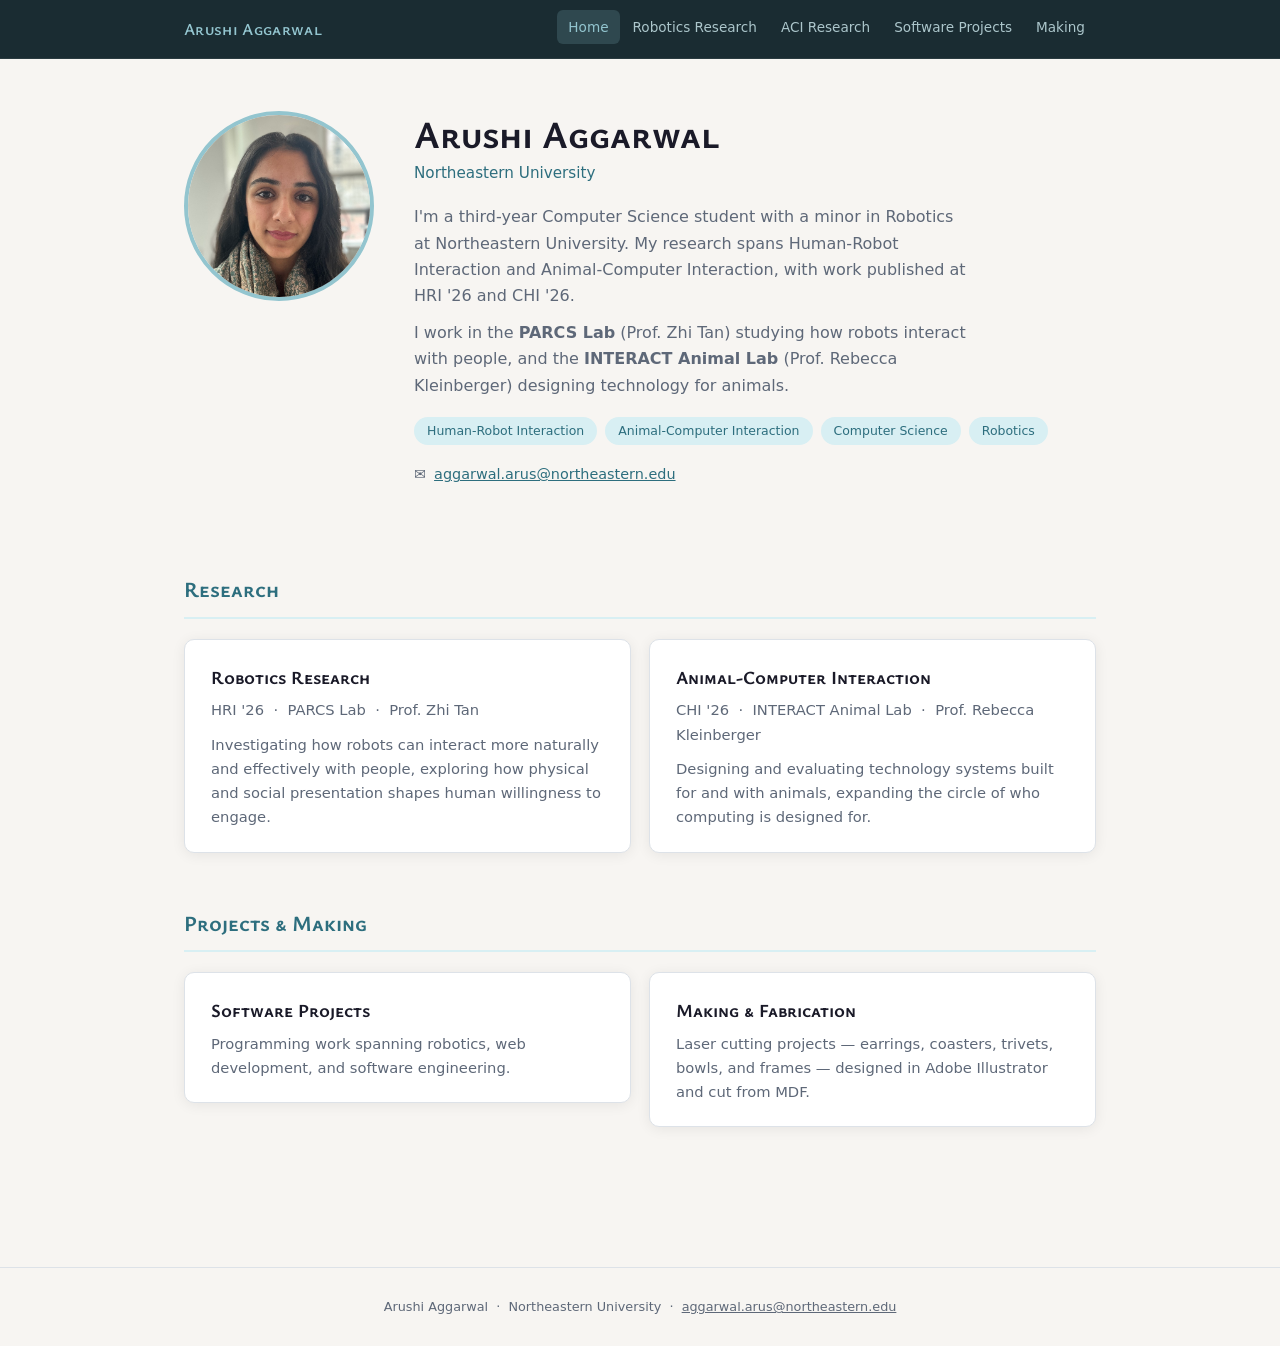
<file: index.html>
<!doctype html>
<html lang="en">
  <head>
    <meta charset="UTF-8" />
    <meta name="viewport" content="width=device-width, initial-scale=1.0" />
    <title>Arushi Aggarwal</title>
    <link rel="stylesheet" href="style.css" />
    <link rel="preconnect" href="https://fonts.googleapis.com" />
    <link rel="preconnect" href="https://fonts.gstatic.com" crossorigin />
    <link
      href="https://fonts.googleapis.com/css2?family=Ysabeau+SC:wght@400;500;600;700&display=swap"
      rel="stylesheet"
    />
  </head>
  <body>
    <nav class="navbar">
      <div class="nav-inner">
        <a href="index.html" class="nav-brand">Arushi Aggarwal</a>
        <ul class="nav-links">
          <li><a href="index.html" class="active">Home</a></li>
          <li><a href="robotics-research.html">Robotics Research</a></li>
          <li><a href="aci-research.html">ACI Research</a></li>
          <li><a href="projects.html">Software Projects</a></li>
          <li><a href="laser.html">Making</a></li>
        </ul>
      </div>
    </nav>

    <div class="hero">
      <img src="assets/Headshot.jpeg" alt="Arushi Aggarwal" class="hero-photo" />
      <div>
        <h1 class="hero-name">Arushi Aggarwal</h1>
        <p class="hero-role">Northeastern University</p>
        <p class="hero-bio">
          I'm a third-year Computer Science student with a minor in Robotics at
          Northeastern University. My research spans Human-Robot Interaction and
          Animal-Computer Interaction, with work published at HRI&nbsp;'26 and
          CHI&nbsp;'26.
        </p>
        <p class="hero-bio">
          I work in the <strong>PARCS Lab</strong> (Prof. Zhi Tan) studying how
          robots interact with people, and the
          <strong>INTERACT Animal Lab</strong> (Prof. Rebecca Kleinberger)
          designing technology for animals.
        </p>
        <div class="tags">
          <span class="tag">Human-Robot Interaction</span>
          <span class="tag">Animal-Computer Interaction</span>
          <span class="tag">Computer Science</span>
          <span class="tag">Robotics</span>
        </div>
        <div class="contact-row">
          <span>✉</span>
          <a href="mailto:aggarwal.arus@northeastern.edu"
            >aggarwal.arus@northeastern.edu</a
          >
        </div>
      </div>
    </div>

    <div class="container">
      <section class="section">
        <h2 class="section-title">Research</h2>
        <div class="grid-2">
          <a href="robotics-research.html" class="card-link">
            <div class="card">
              <h3>Robotics Research</h3>
              <p class="card-meta">
                HRI '26 &nbsp;·&nbsp; PARCS Lab &nbsp;·&nbsp; Prof. Zhi Tan
              </p>
              <p>
                Investigating how robots can interact more naturally and
                effectively with people, exploring how physical and social
                presentation shapes human willingness to engage.
              </p>
            </div>
          </a>
          <a href="aci-research.html" class="card-link">
            <div class="card">
              <h3>Animal-Computer Interaction</h3>
              <p class="card-meta">
                CHI '26 &nbsp;·&nbsp; INTERACT Animal Lab &nbsp;·&nbsp; Prof.
                Rebecca Kleinberger
              </p>
              <p>
                Designing and evaluating technology systems built for and with
                animals, expanding the circle of who computing is designed for.
              </p>
            </div>
          </a>
        </div>
      </section>

      <section class="section">
        <h2 class="section-title">Projects & Making</h2>
        <div class="grid-2">
          <a href="projects.html" class="card-link">
            <div class="card">
              <h3>Software Projects</h3>
              <p>
                Programming work spanning robotics, web development, and
                software engineering.
              </p>
            </div>
          </a>
          <a href="laser.html" class="card-link">
            <div class="card">
              <h3>Making & Fabrication</h3>
              <p>
                Laser cutting projects — earrings, coasters, trivets, bowls, and
                frames — designed in Adobe Illustrator and cut from MDF.
              </p>
            </div>
          </a>
        </div>
      </section>
    </div>

    <footer>
      Arushi Aggarwal &nbsp;·&nbsp; Northeastern University &nbsp;·&nbsp;
      <a href="mailto:aggarwal.arus@northeastern.edu"
        >aggarwal.arus@northeastern.edu</a
      >
    </footer>
  </body>
</html>
</file>
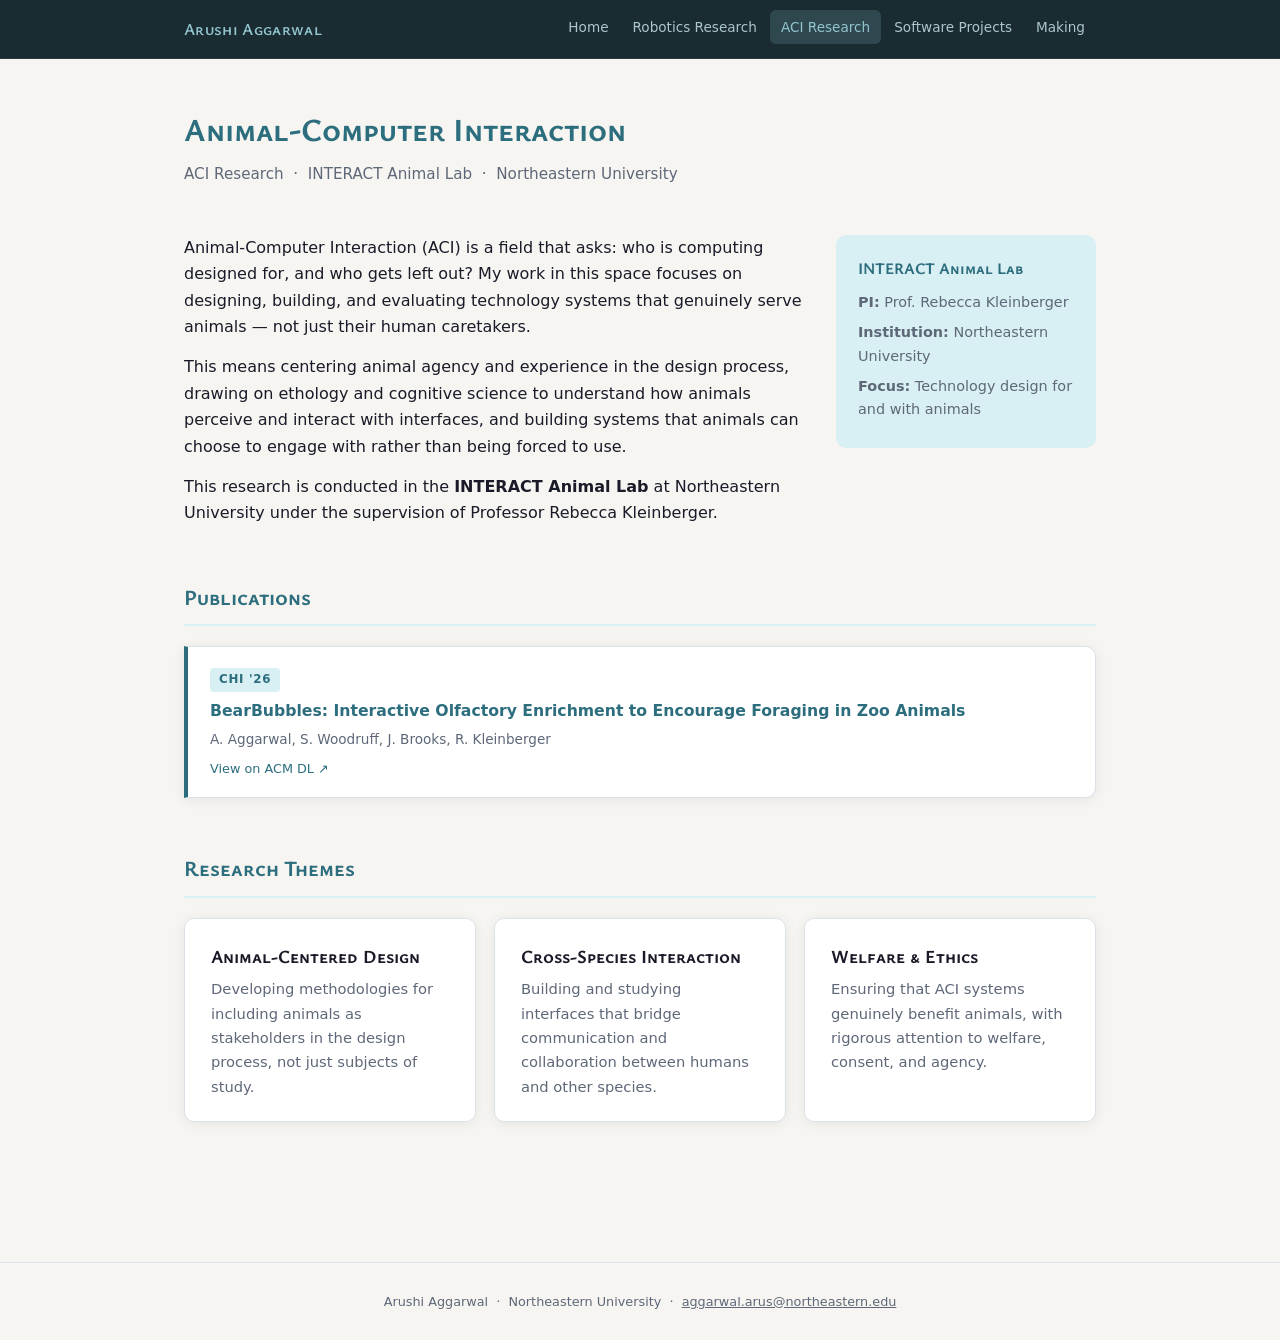
<file: aci-research.html>
<!doctype html>
<html lang="en">
  <head>
    <meta charset="UTF-8" />
    <meta name="viewport" content="width=device-width, initial-scale=1.0" />
    <title>ACI Research — Arushi Aggarwal</title>
    <link rel="stylesheet" href="style.css" />
    <link rel="preconnect" href="https://fonts.googleapis.com" />
    <link rel="preconnect" href="https://fonts.gstatic.com" crossorigin />
    <link
      href="https://fonts.googleapis.com/css2?family=Ysabeau+SC:wght@400;500;600;700&display=swap"
      rel="stylesheet"
    />
  </head>
  <body>
    <nav class="navbar">
      <div class="nav-inner">
        <a href="index.html" class="nav-brand">Arushi Aggarwal</a>
        <ul class="nav-links">
          <li><a href="index.html">Home</a></li>
          <li><a href="robotics-research.html">Robotics Research</a></li>
          <li><a href="aci-research.html" class="active">ACI Research</a></li>
          <li><a href="projects.html">Software Projects</a></li>
          <li><a href="laser.html">Making</a></li>
        </ul>
      </div>
    </nav>

    <div class="page-header">
      <h1>Animal-Computer Interaction</h1>
      <p class="page-sub">
        ACI Research &nbsp;·&nbsp; INTERACT Animal Lab &nbsp;·&nbsp;
        Northeastern University
      </p>
    </div>

    <div class="container">
      <section class="section">
        <div class="research-intro">
          <div>
            <p style="margin-bottom: 14px">
              Animal-Computer Interaction (ACI) is a field that asks: who is
              computing designed for, and who gets left out? My work in this
              space focuses on designing, building, and evaluating technology
              systems that genuinely serve animals — not just their human
              caretakers.
            </p>
            <p style="margin-bottom: 14px">
              This means centering animal agency and experience in the design
              process, drawing on ethology and cognitive science to understand
              how animals perceive and interact with interfaces, and building
              systems that animals can choose to engage with rather than being
              forced to use.
            </p>
            <p>
              This research is conducted in the
              <strong>INTERACT Animal Lab</strong> at Northeastern University
              under the supervision of Professor Rebecca Kleinberger.
            </p>
          </div>
          <div class="lab-card">
            <h4>INTERACT Animal Lab</h4>
            <p><strong>PI:</strong> Prof. Rebecca Kleinberger</p>
            <p><strong>Institution:</strong> Northeastern University</p>
            <p>
              <strong>Focus:</strong> Technology design for and with animals
            </p>
          </div>
        </div>
      </section>

      <section class="section">
        <h2 class="section-title">Publications</h2>
        <a
          href="https://doi.org/10.1145/3772318.3790842"
          target="_blank"
          rel="noopener"
          style="text-decoration: none"
        >
          <div class="pub-card">
            <span class="pub-venue">CHI '26</span>
            <p class="pub-title">
              BearBubbles: Interactive Olfactory Enrichment to Encourage
              Foraging in Zoo Animals
            </p>
            <p class="pub-authors">
              A. Aggarwal, S. Woodruff, J. Brooks, R. Kleinberger
            </p>
            <p
              style="font-size: 0.8rem; color: var(--primary); margin-top: 8px"
            >
              View on ACM DL ↗
            </p>
          </div>
        </a>
      </section>

      <section class="section">
        <h2 class="section-title">Research Themes</h2>
        <div class="grid-3">
          <div class="card">
            <h3>Animal-Centered Design</h3>
            <p>
              Developing methodologies for including animals as stakeholders in
              the design process, not just subjects of study.
            </p>
          </div>
          <div class="card">
            <h3>Cross-Species Interaction</h3>
            <p>
              Building and studying interfaces that bridge communication and
              collaboration between humans and other species.
            </p>
          </div>
          <div class="card">
            <h3>Welfare & Ethics</h3>
            <p>
              Ensuring that ACI systems genuinely benefit animals, with rigorous
              attention to welfare, consent, and agency.
            </p>
          </div>
        </div>
      </section>
    </div>

    <footer>
      Arushi Aggarwal &nbsp;·&nbsp; Northeastern University &nbsp;·&nbsp;
      <a href="mailto:aggarwal.arus@northeastern.edu"
        >aggarwal.arus@northeastern.edu</a
      >
    </footer>
  </body>
</html>
</file>
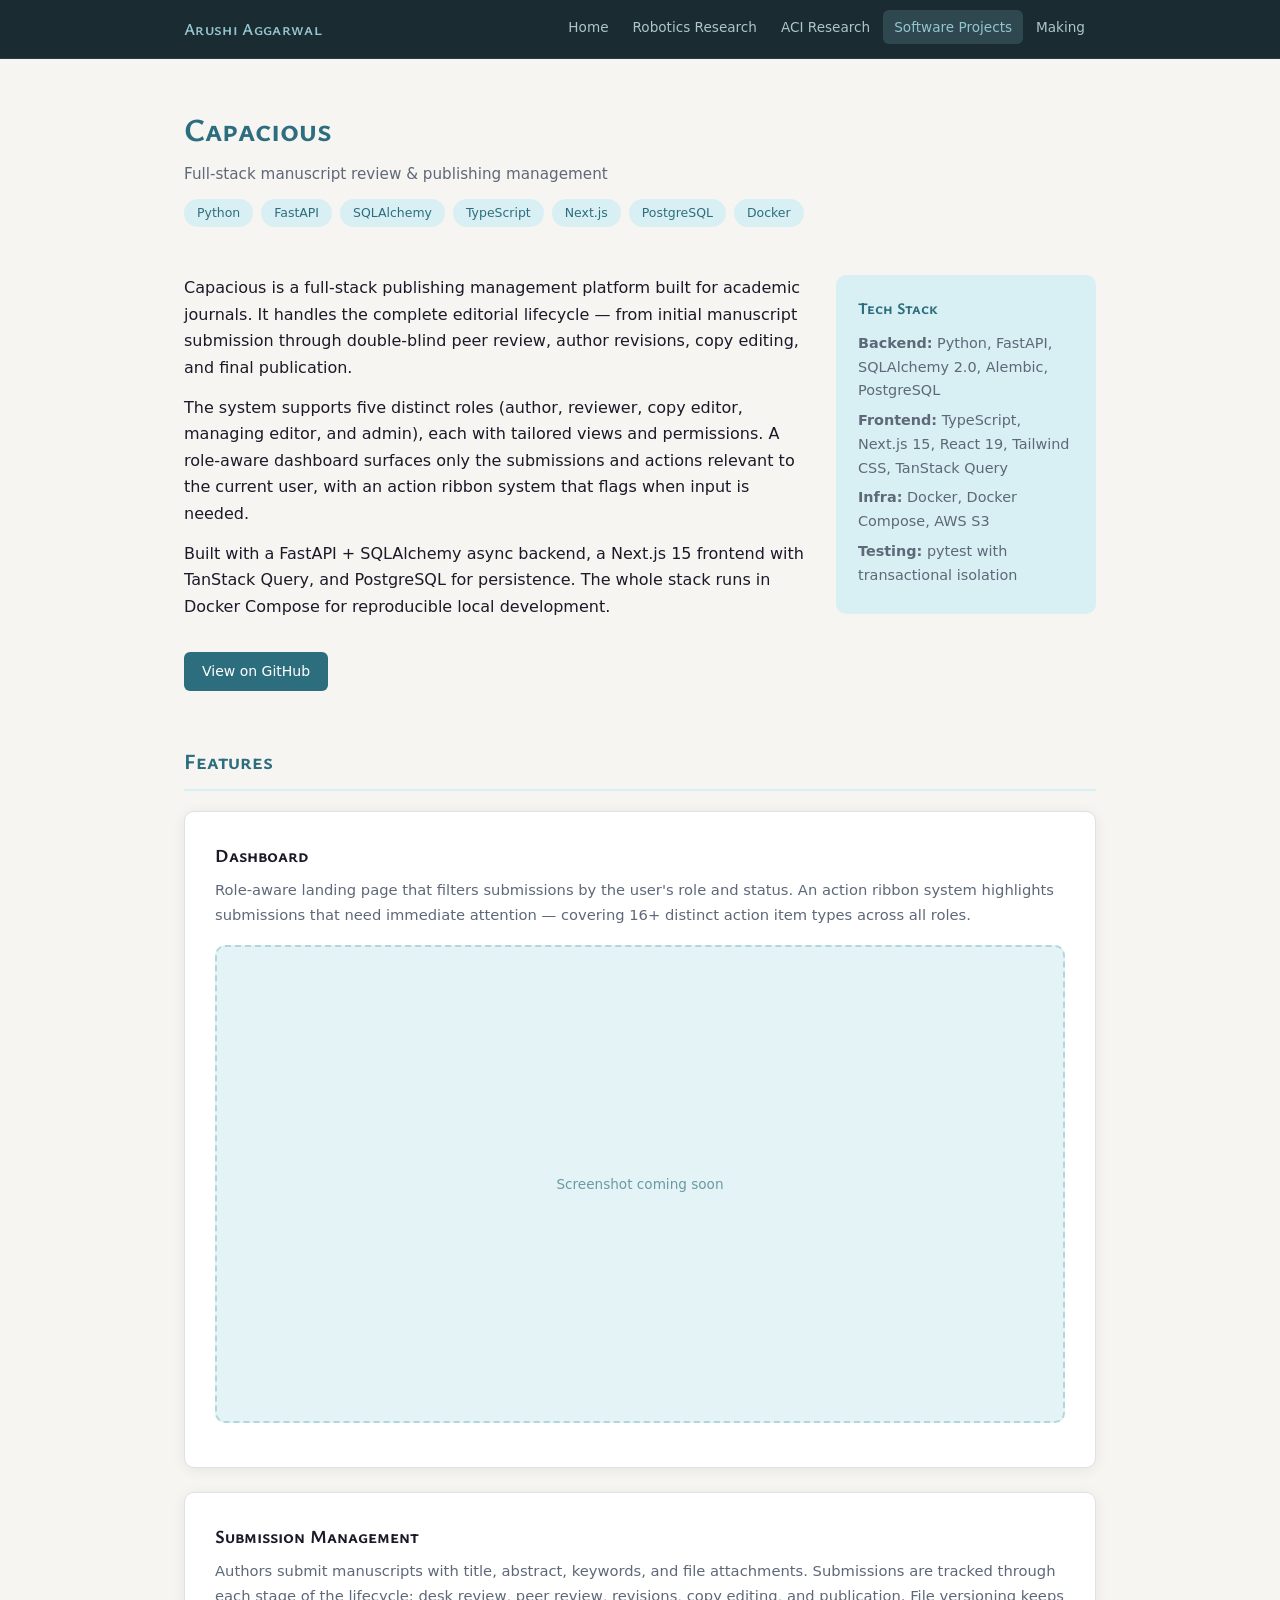
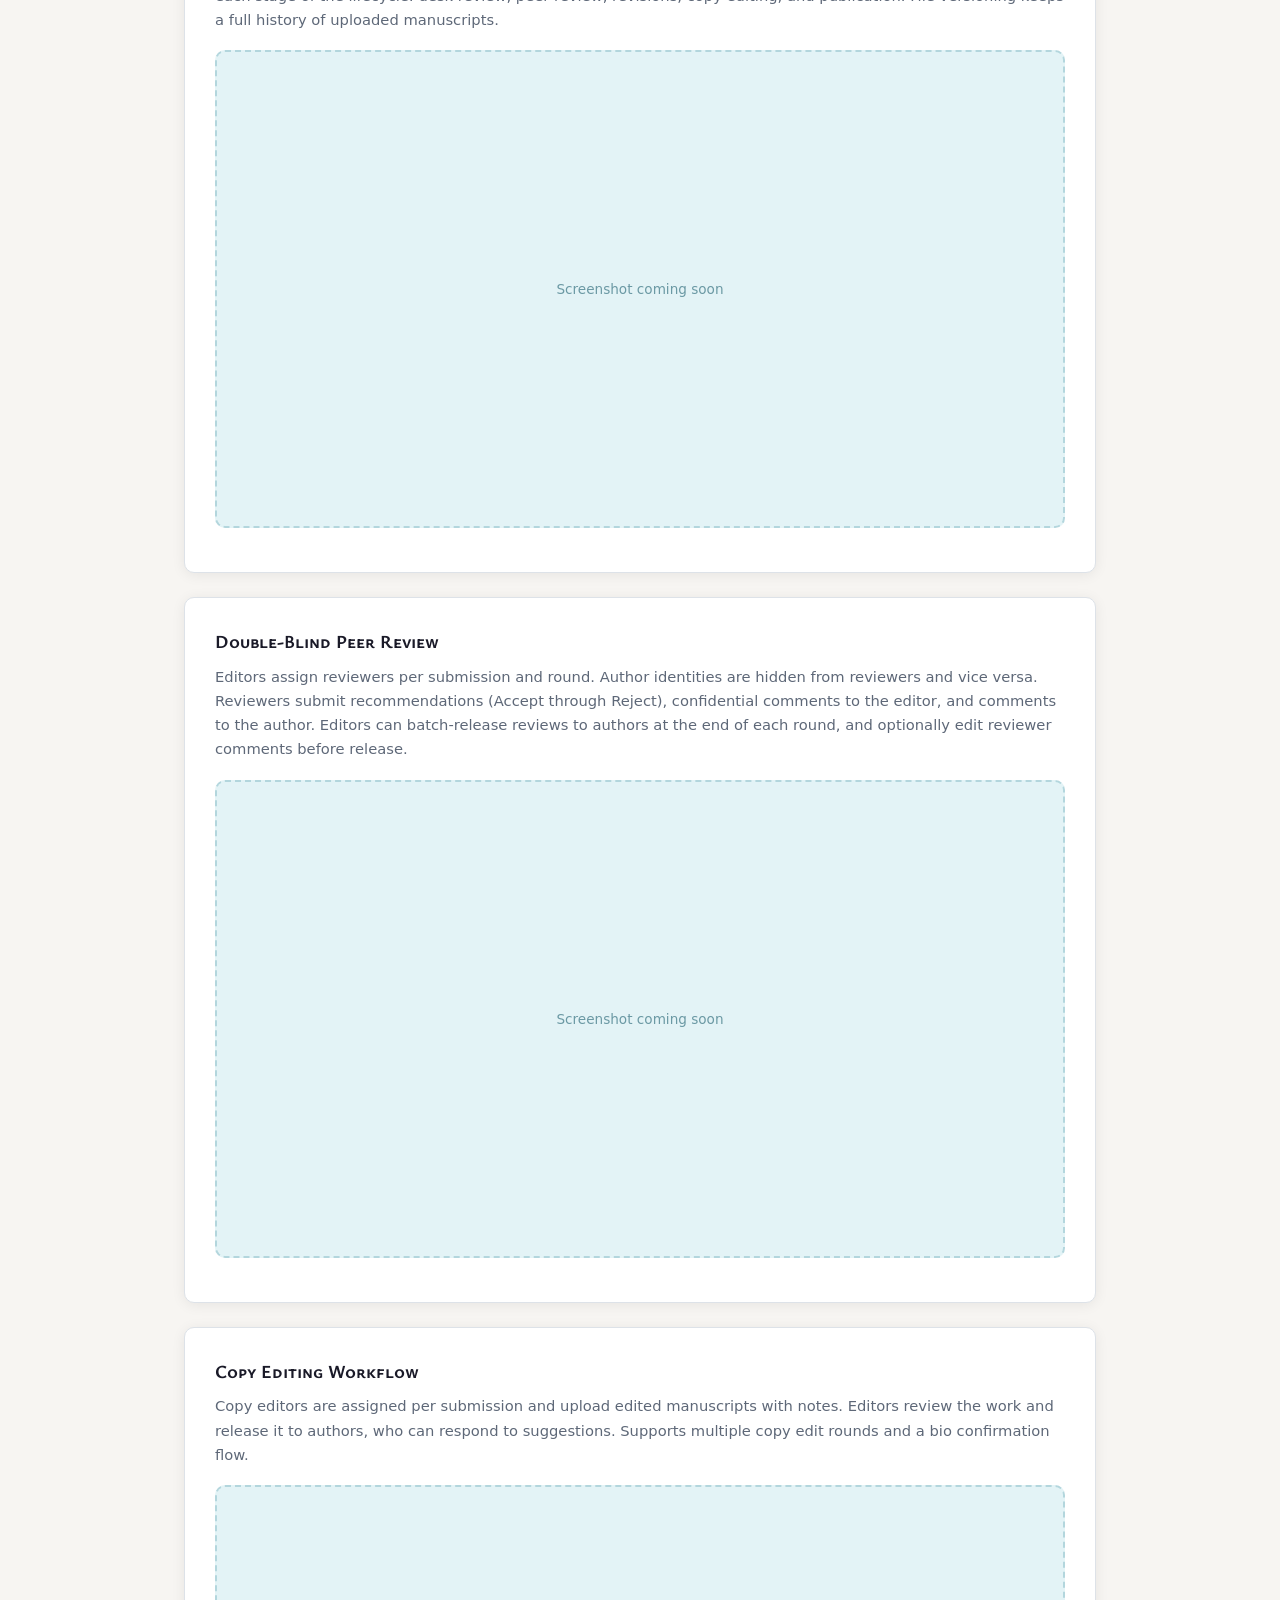
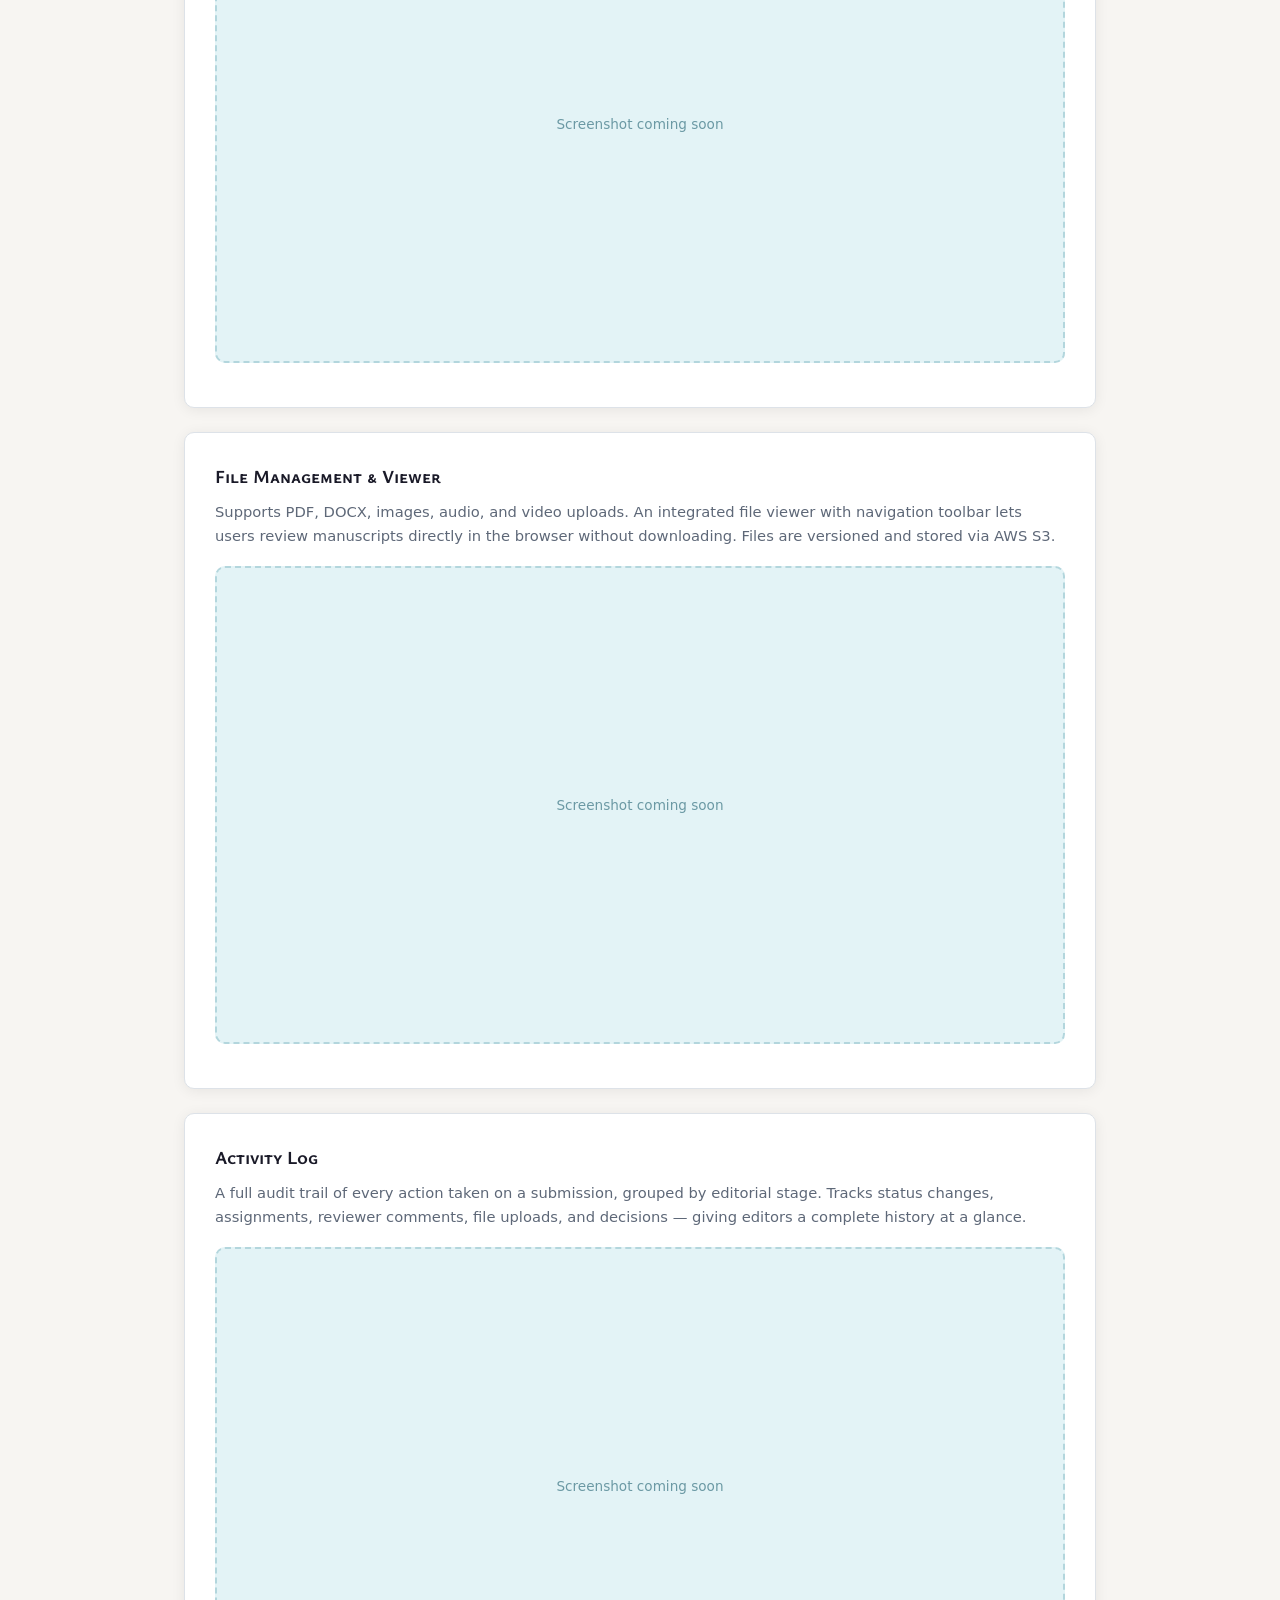
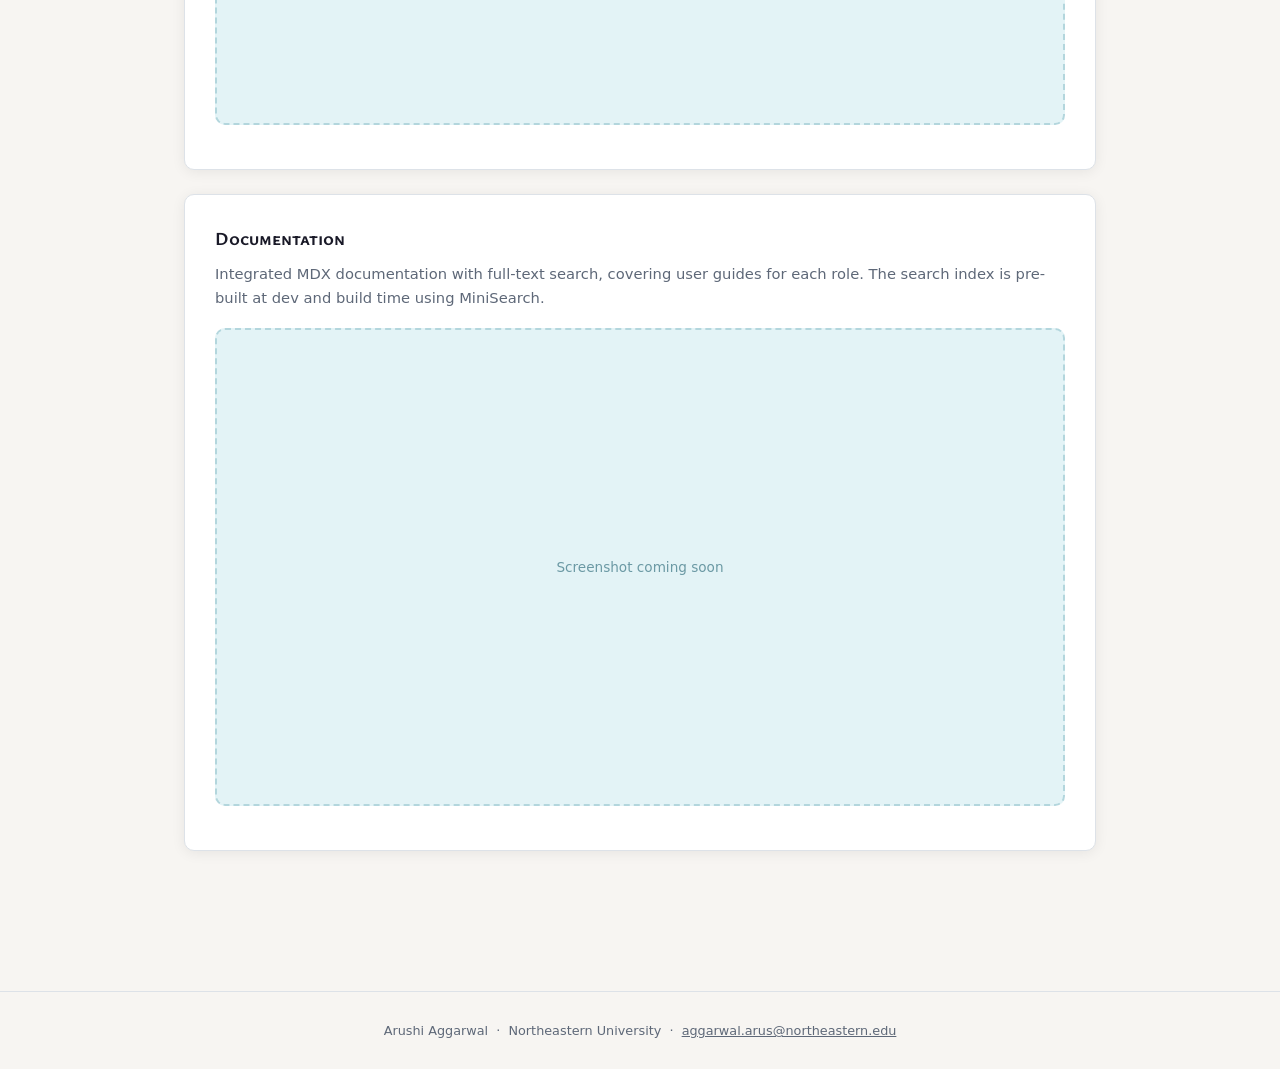
<file: capacious.html>
<!doctype html>
<html lang="en">
  <head>
    <meta charset="UTF-8" />
    <meta name="viewport" content="width=device-width, initial-scale=1.0" />
    <title>Capacious — Arushi Aggarwal</title>
    <link rel="stylesheet" href="style.css" />
    <link rel="preconnect" href="https://fonts.googleapis.com" />
    <link rel="preconnect" href="https://fonts.gstatic.com" crossorigin />
    <link
      href="https://fonts.googleapis.com/css2?family=Ysabeau+SC:wght@400;500;600;700&display=swap"
      rel="stylesheet"
    />
  </head>
  <body>
    <nav class="navbar">
      <div class="nav-inner">
        <a href="index.html" class="nav-brand">Arushi Aggarwal</a>
        <ul class="nav-links">
          <li><a href="index.html">Home</a></li>
          <li><a href="robotics-research.html">Robotics Research</a></li>
          <li><a href="aci-research.html">ACI Research</a></li>
          <li><a href="projects.html" class="active">Software Projects</a></li>
          <li><a href="laser.html">Making</a></li>
        </ul>
      </div>
    </nav>

    <div class="page-header">
      <h1>Capacious</h1>
      <p class="page-sub">Full-stack manuscript review &amp; publishing management</p>
      <div class="tags" style="margin-top: 12px">
        <span class="tag">Python</span>
        <span class="tag">FastAPI</span>
        <span class="tag">SQLAlchemy</span>
        <span class="tag">TypeScript</span>
        <span class="tag">Next.js</span>
        <span class="tag">PostgreSQL</span>
        <span class="tag">Docker</span>
      </div>
    </div>

    <div class="container">

      <section class="section">
        <div class="research-intro">
          <div>
            <p style="margin-bottom: 14px">
              Capacious is a full-stack publishing management platform built for
              academic journals. It handles the complete editorial lifecycle —
              from initial manuscript submission through double-blind peer
              review, author revisions, copy editing, and final publication.
            </p>
            <p style="margin-bottom: 14px">
              The system supports five distinct roles (author, reviewer, copy
              editor, managing editor, and admin), each with tailored views and
              permissions. A role-aware dashboard surfaces only the submissions
              and actions relevant to the current user, with an action ribbon
              system that flags when input is needed.
            </p>
            <p>
              Built with a FastAPI + SQLAlchemy async backend, a Next.js 15
              frontend with TanStack Query, and PostgreSQL for persistence. The
              whole stack runs in Docker Compose for reproducible local
              development.
            </p>
            <div style="margin-top: 18px">
              <a
                href="https://github.com/KhourySpecialProjects/publishing-workflow"
                class="btn"
                target="_blank"
                rel="noopener"
              >View on GitHub</a>
            </div>
          </div>
          <div class="lab-card">
            <h4>Tech Stack</h4>
            <p><strong>Backend:</strong> Python, FastAPI, SQLAlchemy 2.0, Alembic, PostgreSQL</p>
            <p><strong>Frontend:</strong> TypeScript, Next.js 15, React 19, Tailwind CSS, TanStack Query</p>
            <p><strong>Infra:</strong> Docker, Docker Compose, AWS S3</p>
            <p><strong>Testing:</strong> pytest with transactional isolation</p>
          </div>
        </div>
      </section>

      <section class="section">
        <h2 class="section-title">Features</h2>

        <div class="feature-section">
          <h3>Dashboard</h3>
          <p>
            Role-aware landing page that filters submissions by the user's role
            and status. An action ribbon system highlights submissions that need
            immediate attention — covering 16+ distinct action item types
            across all roles.
          </p>
          <div class="screenshot-placeholder">Screenshot coming soon</div>
        </div>

        <div class="feature-section">
          <h3>Submission Management</h3>
          <p>
            Authors submit manuscripts with title, abstract, keywords, and
            file attachments. Submissions are tracked through each stage of the
            lifecycle: desk review, peer review, revisions, copy editing, and
            publication. File versioning keeps a full history of uploaded
            manuscripts.
          </p>
          <div class="screenshot-placeholder">Screenshot coming soon</div>
        </div>

        <div class="feature-section">
          <h3>Double-Blind Peer Review</h3>
          <p>
            Editors assign reviewers per submission and round. Author identities
            are hidden from reviewers and vice versa. Reviewers submit
            recommendations (Accept through Reject), confidential comments to
            the editor, and comments to the author. Editors can batch-release
            reviews to authors at the end of each round, and optionally edit
            reviewer comments before release.
          </p>
          <div class="screenshot-placeholder">Screenshot coming soon</div>
        </div>

        <div class="feature-section">
          <h3>Copy Editing Workflow</h3>
          <p>
            Copy editors are assigned per submission and upload edited
            manuscripts with notes. Editors review the work and release it to
            authors, who can respond to suggestions. Supports multiple copy
            edit rounds and a bio confirmation flow.
          </p>
          <div class="screenshot-placeholder">Screenshot coming soon</div>
        </div>

        <div class="feature-section">
          <h3>File Management &amp; Viewer</h3>
          <p>
            Supports PDF, DOCX, images, audio, and video uploads. An integrated
            file viewer with navigation toolbar lets users review manuscripts
            directly in the browser without downloading. Files are versioned
            and stored via AWS S3.
          </p>
          <div class="screenshot-placeholder">Screenshot coming soon</div>
        </div>

        <div class="feature-section">
          <h3>Activity Log</h3>
          <p>
            A full audit trail of every action taken on a submission, grouped by
            editorial stage. Tracks status changes, assignments, reviewer
            comments, file uploads, and decisions — giving editors a complete
            history at a glance.
          </p>
          <div class="screenshot-placeholder">Screenshot coming soon</div>
        </div>

        <div class="feature-section">
          <h3>Documentation</h3>
          <p>
            Integrated MDX documentation with full-text search, covering user
            guides for each role. The search index is pre-built at dev and build
            time using MiniSearch.
          </p>
          <div class="screenshot-placeholder">Screenshot coming soon</div>
        </div>

      </section>
    </div>

    <footer>
      Arushi Aggarwal &nbsp;·&nbsp; Northeastern University &nbsp;·&nbsp;
      <a href="mailto:aggarwal.arus@northeastern.edu"
        >aggarwal.arus@northeastern.edu</a
      >
    </footer>
  </body>
</html>
</file>
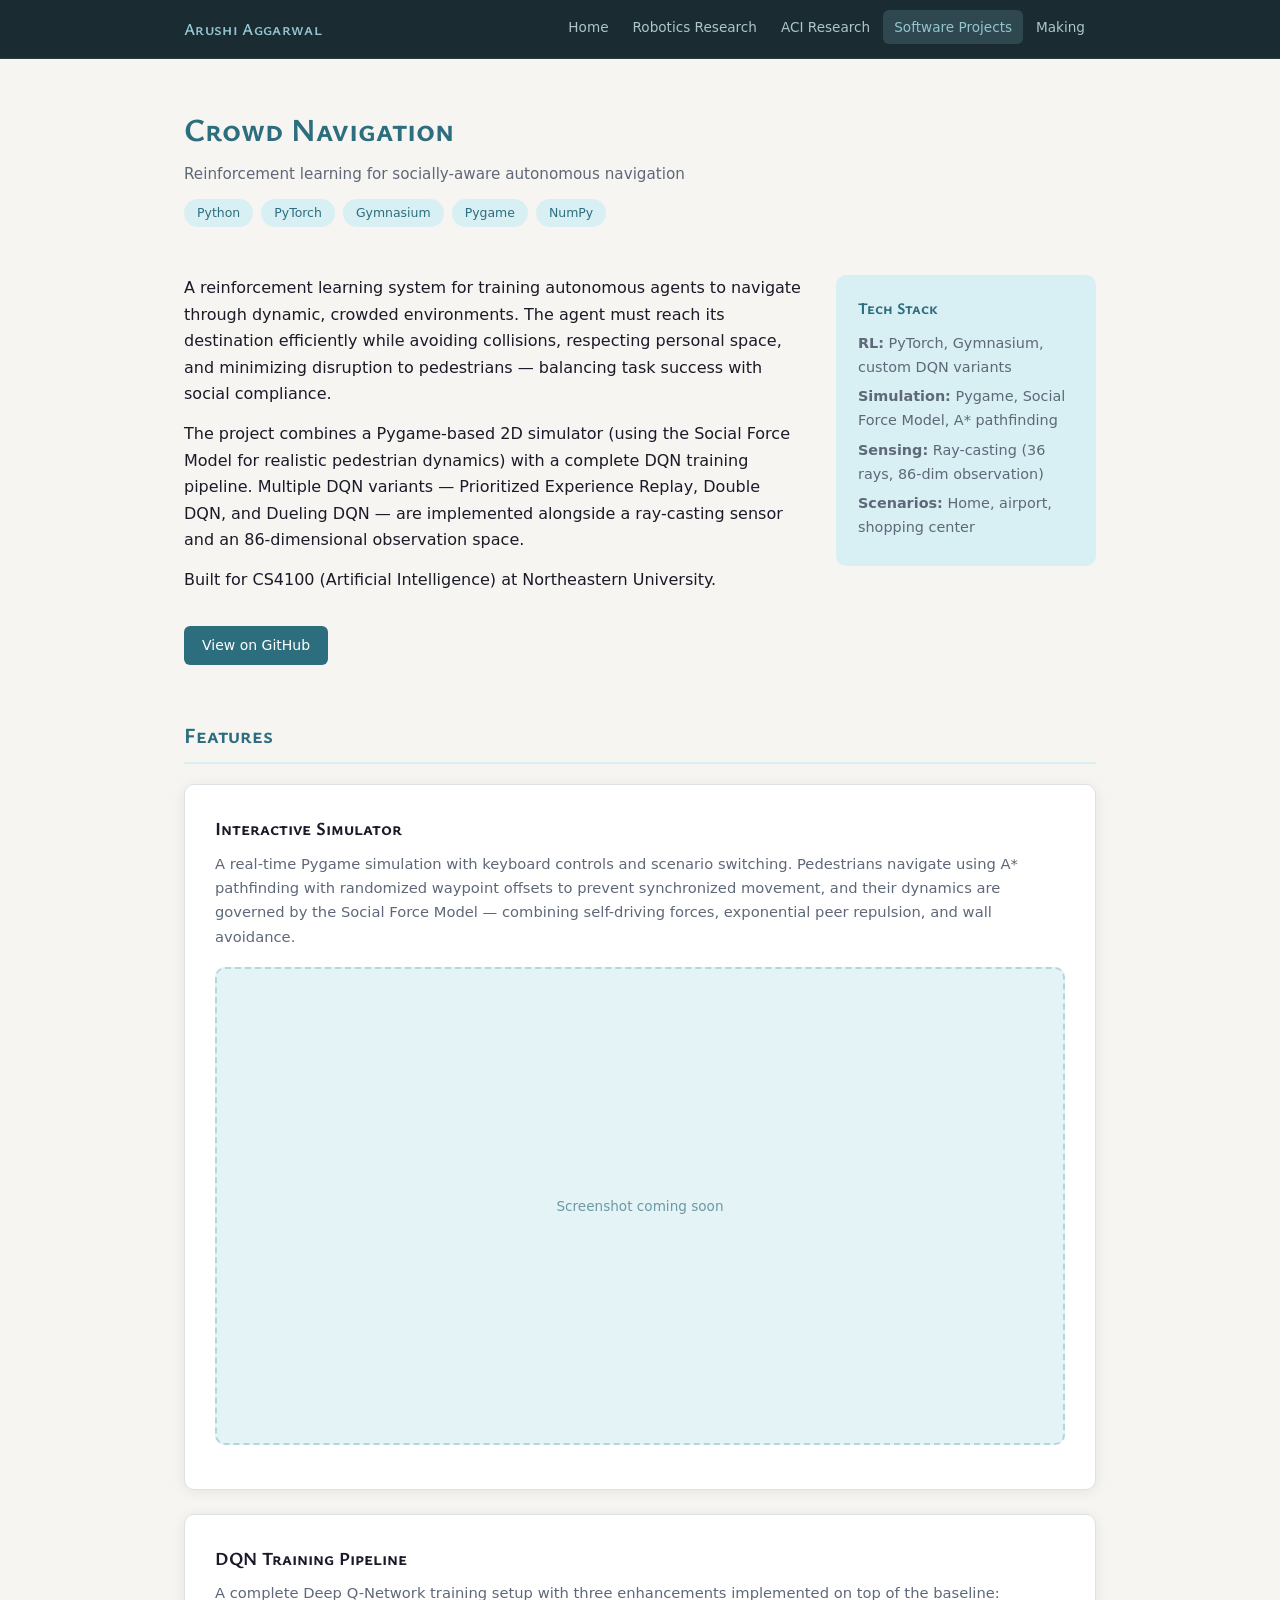
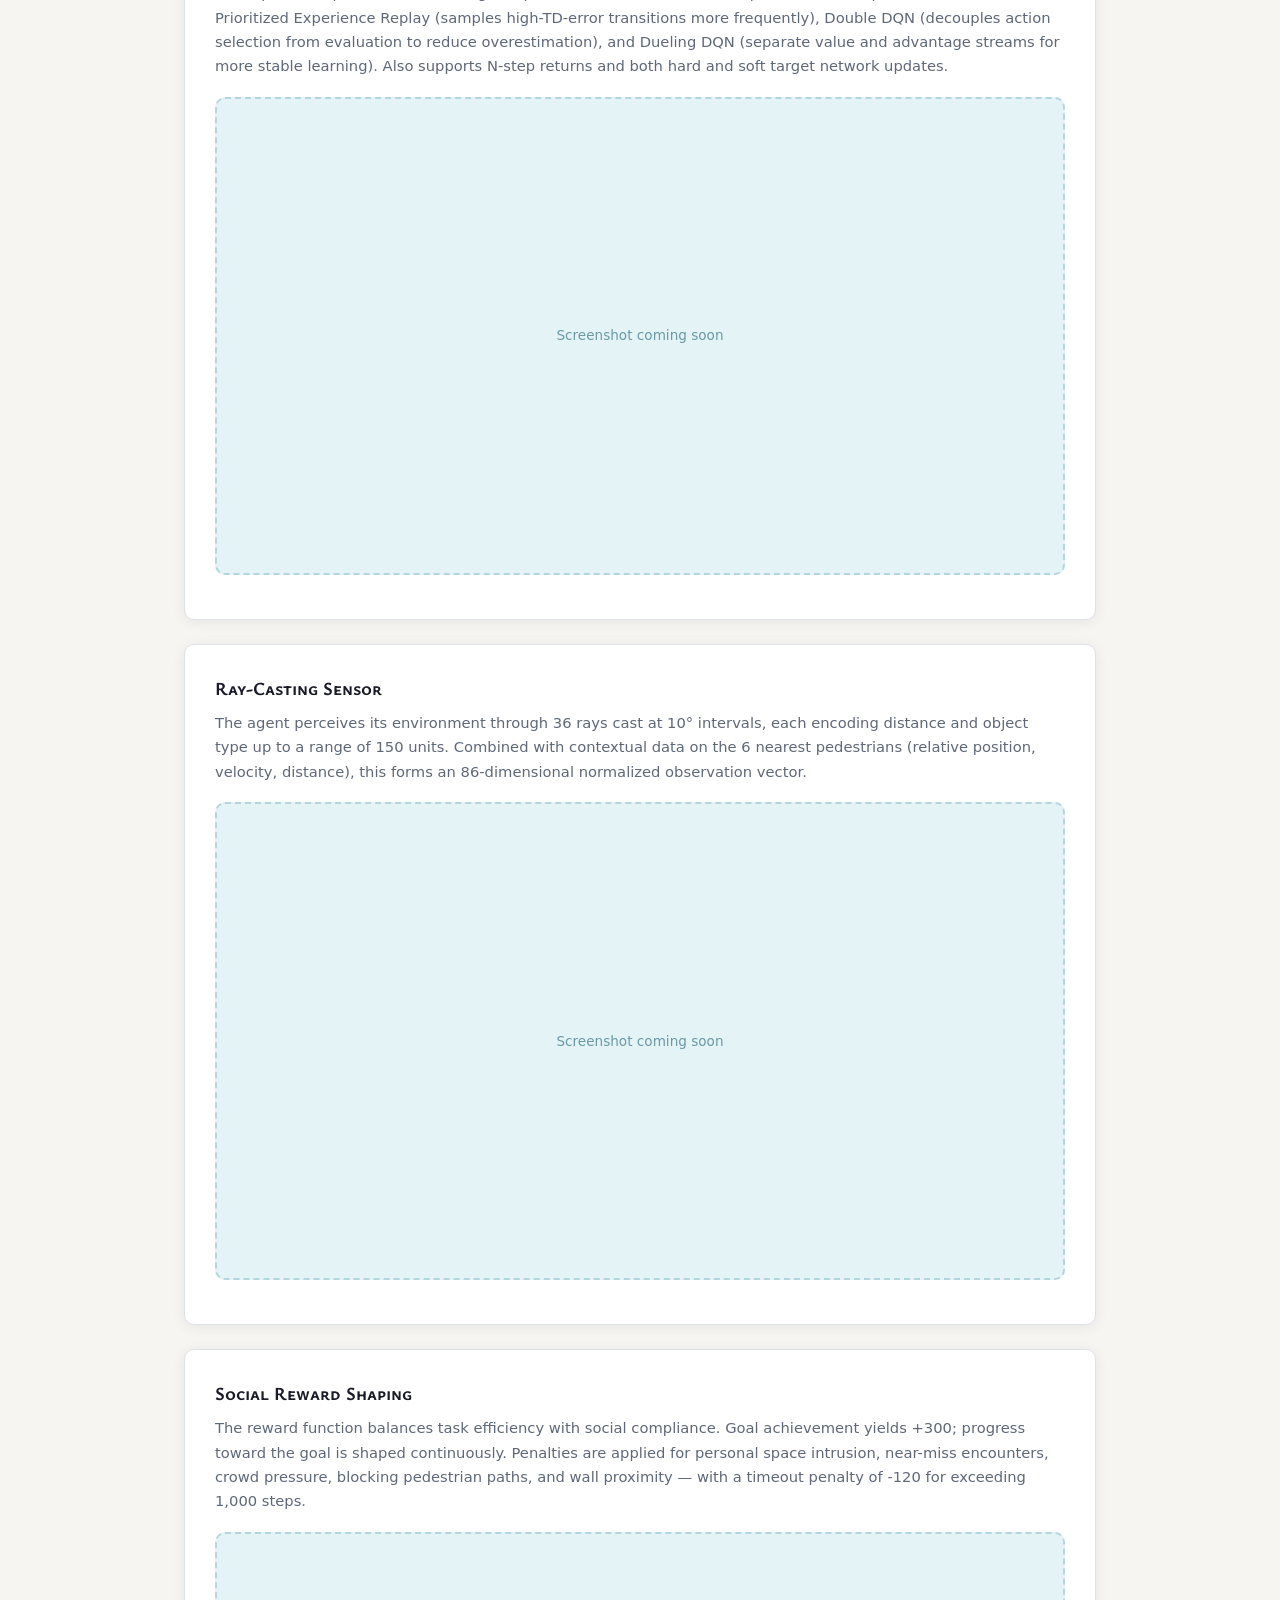
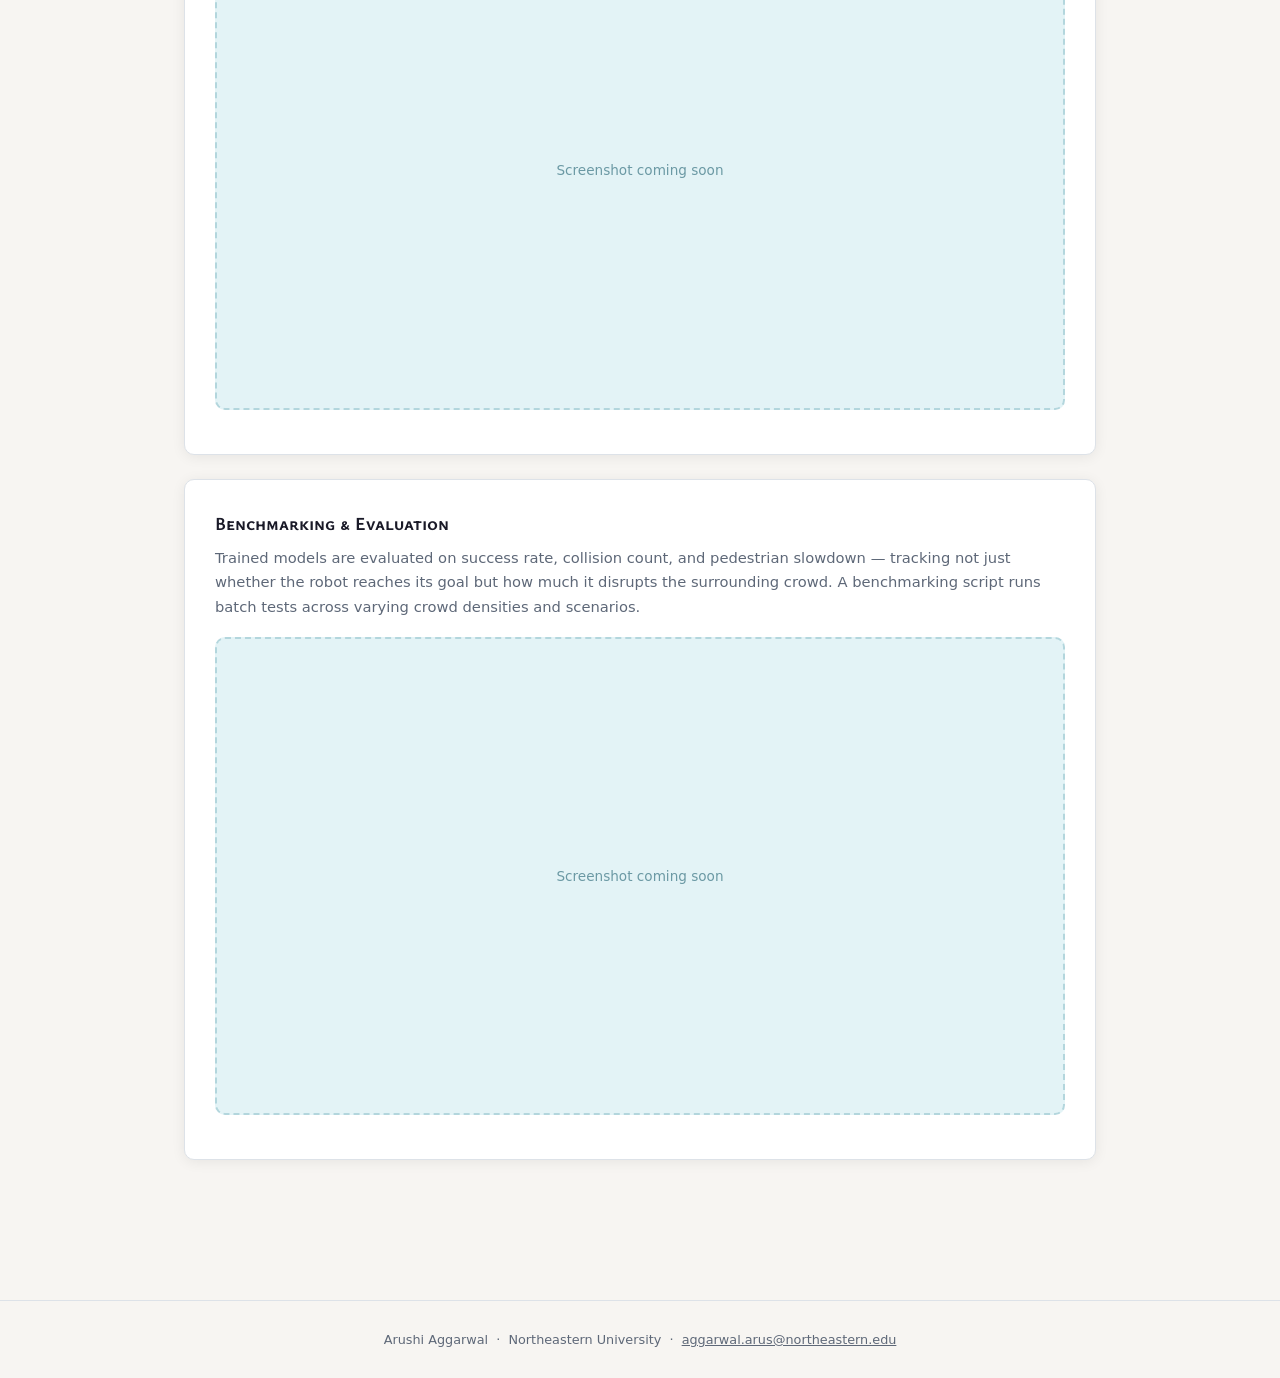
<file: crowd-navigation.html>
<!doctype html>
<html lang="en">
  <head>
    <meta charset="UTF-8" />
    <meta name="viewport" content="width=device-width, initial-scale=1.0" />
    <title>Crowd Navigation — Arushi Aggarwal</title>
    <link rel="stylesheet" href="style.css" />
    <link rel="preconnect" href="https://fonts.googleapis.com" />
    <link rel="preconnect" href="https://fonts.gstatic.com" crossorigin />
    <link
      href="https://fonts.googleapis.com/css2?family=Ysabeau+SC:wght@400;500;600;700&display=swap"
      rel="stylesheet"
    />
  </head>
  <body>
    <nav class="navbar">
      <div class="nav-inner">
        <a href="index.html" class="nav-brand">Arushi Aggarwal</a>
        <ul class="nav-links">
          <li><a href="index.html">Home</a></li>
          <li><a href="robotics-research.html">Robotics Research</a></li>
          <li><a href="aci-research.html">ACI Research</a></li>
          <li><a href="projects.html" class="active">Software Projects</a></li>
          <li><a href="laser.html">Making</a></li>
        </ul>
      </div>
    </nav>

    <div class="page-header">
      <h1>Crowd Navigation</h1>
      <p class="page-sub">Reinforcement learning for socially-aware autonomous navigation</p>
      <div class="tags" style="margin-top: 12px">
        <span class="tag">Python</span>
        <span class="tag">PyTorch</span>
        <span class="tag">Gymnasium</span>
        <span class="tag">Pygame</span>
        <span class="tag">NumPy</span>
      </div>
    </div>

    <div class="container">

      <section class="section">
        <div class="research-intro">
          <div>
            <p style="margin-bottom: 14px">
              A reinforcement learning system for training autonomous agents to
              navigate through dynamic, crowded environments. The agent must
              reach its destination efficiently while avoiding collisions,
              respecting personal space, and minimizing disruption to
              pedestrians — balancing task success with social compliance.
            </p>
            <p style="margin-bottom: 14px">
              The project combines a Pygame-based 2D simulator (using the Social
              Force Model for realistic pedestrian dynamics) with a complete DQN
              training pipeline. Multiple DQN variants — Prioritized Experience
              Replay, Double DQN, and Dueling DQN — are implemented alongside
              a ray-casting sensor and an 86-dimensional observation space.
            </p>
            <p>
              Built for CS4100 (Artificial Intelligence) at Northeastern
              University.
            </p>
            <div style="margin-top: 18px">
              <a
                href="https://github.com/Arushi55/cs4100-crowd-navigation"
                class="btn"
                target="_blank"
                rel="noopener"
              >View on GitHub</a>
            </div>
          </div>
          <div class="lab-card">
            <h4>Tech Stack</h4>
            <p><strong>RL:</strong> PyTorch, Gymnasium, custom DQN variants</p>
            <p><strong>Simulation:</strong> Pygame, Social Force Model, A* pathfinding</p>
            <p><strong>Sensing:</strong> Ray-casting (36 rays, 86-dim observation)</p>
            <p><strong>Scenarios:</strong> Home, airport, shopping center</p>
          </div>
        </div>
      </section>

      <section class="section">
        <h2 class="section-title">Features</h2>

        <div class="feature-section">
          <h3>Interactive Simulator</h3>
          <p>
            A real-time Pygame simulation with keyboard controls and scenario
            switching. Pedestrians navigate using A* pathfinding with randomized
            waypoint offsets to prevent synchronized movement, and their
            dynamics are governed by the Social Force Model — combining
            self-driving forces, exponential peer repulsion, and wall avoidance.
          </p>
          <div class="screenshot-placeholder">Screenshot coming soon</div>
        </div>

        <div class="feature-section">
          <h3>DQN Training Pipeline</h3>
          <p>
            A complete Deep Q-Network training setup with three enhancements
            implemented on top of the baseline: Prioritized Experience Replay
            (samples high-TD-error transitions more frequently), Double DQN
            (decouples action selection from evaluation to reduce
            overestimation), and Dueling DQN (separate value and advantage
            streams for more stable learning). Also supports N-step returns and
            both hard and soft target network updates.
          </p>
          <div class="screenshot-placeholder">Screenshot coming soon</div>
        </div>

        <div class="feature-section">
          <h3>Ray-Casting Sensor</h3>
          <p>
            The agent perceives its environment through 36 rays cast at 10°
            intervals, each encoding distance and object type up to a range of
            150 units. Combined with contextual data on the 6 nearest
            pedestrians (relative position, velocity, distance), this forms an
            86-dimensional normalized observation vector.
          </p>
          <div class="screenshot-placeholder">Screenshot coming soon</div>
        </div>

        <div class="feature-section">
          <h3>Social Reward Shaping</h3>
          <p>
            The reward function balances task efficiency with social compliance.
            Goal achievement yields +300; progress toward the goal is shaped
            continuously. Penalties are applied for personal space intrusion,
            near-miss encounters, crowd pressure, blocking pedestrian paths,
            and wall proximity — with a timeout penalty of -120 for exceeding
            1,000 steps.
          </p>
          <div class="screenshot-placeholder">Screenshot coming soon</div>
        </div>

        <div class="feature-section">
          <h3>Benchmarking &amp; Evaluation</h3>
          <p>
            Trained models are evaluated on success rate, collision count, and
            pedestrian slowdown — tracking not just whether the robot reaches
            its goal but how much it disrupts the surrounding crowd. A
            benchmarking script runs batch tests across varying crowd densities
            and scenarios.
          </p>
          <div class="screenshot-placeholder">Screenshot coming soon</div>
        </div>

      </section>
    </div>

    <footer>
      Arushi Aggarwal &nbsp;·&nbsp; Northeastern University &nbsp;·&nbsp;
      <a href="mailto:aggarwal.arus@northeastern.edu"
        >aggarwal.arus@northeastern.edu</a
      >
    </footer>
  </body>
</html>
</file>
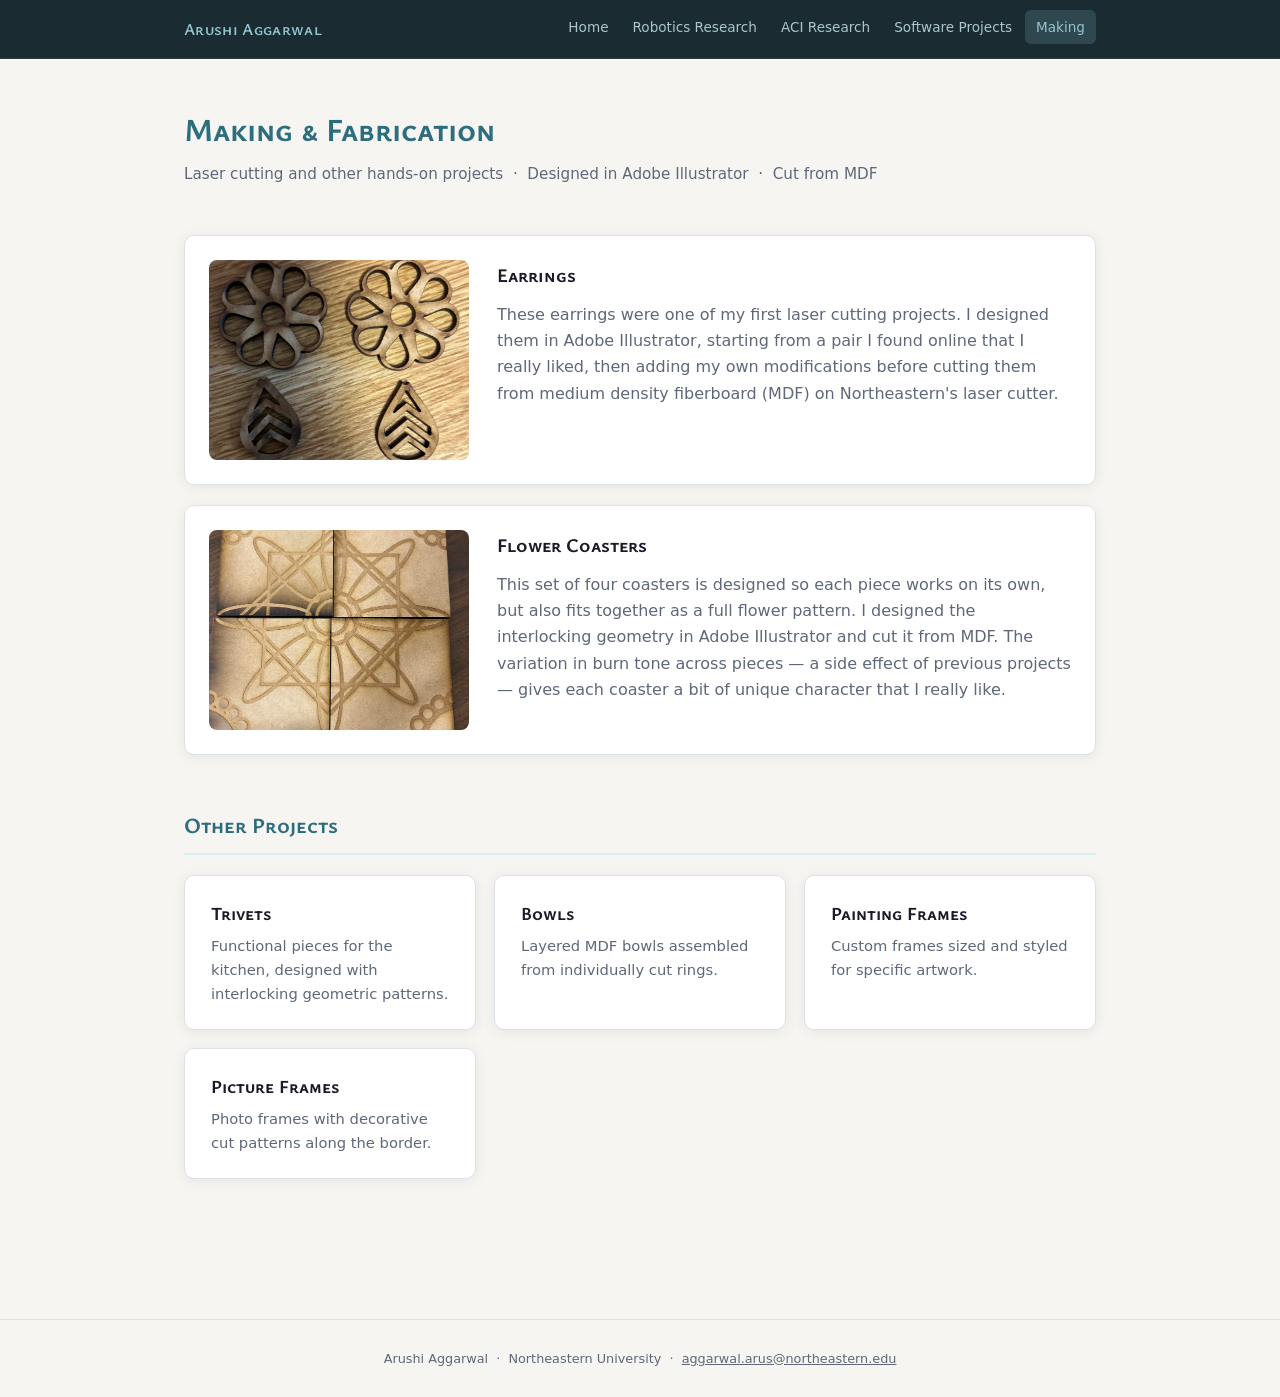
<file: laser.html>
<!doctype html>
<html lang="en">
  <head>
    <meta charset="UTF-8" />
    <meta name="viewport" content="width=device-width, initial-scale=1.0" />
    <title>Making — Arushi Aggarwal</title>
    <link rel="stylesheet" href="style.css" />
    <link rel="preconnect" href="https://fonts.googleapis.com" />
    <link rel="preconnect" href="https://fonts.gstatic.com" crossorigin />
    <link
      href="https://fonts.googleapis.com/css2?family=Ysabeau+SC:wght@400;500;600;700&display=swap"
      rel="stylesheet"
    />
  </head>
  <body>
    <nav class="navbar">
      <div class="nav-inner">
        <a href="index.html" class="nav-brand">Arushi Aggarwal</a>
        <ul class="nav-links">
          <li><a href="index.html">Home</a></li>
          <li><a href="robotics-research.html">Robotics Research</a></li>
          <li><a href="aci-research.html">ACI Research</a></li>
          <li><a href="projects.html">Software Projects</a></li>
          <li><a href="laser.html" class="active">Making</a></li>
        </ul>
      </div>
    </nav>

    <div class="page-header">
      <h1>Making & Fabrication</h1>
      <p class="page-sub">
        Laser cutting and other hands-on projects &nbsp;·&nbsp; Designed in
        Adobe Illustrator &nbsp;·&nbsp; Cut from MDF
      </p>
    </div>

    <div class="container">
      <section class="section">
        <div class="project-figure">
          <img src="assets/Earrings.jpg" alt="Laser-cut earrings made from MDF" />
          <div class="project-figure-body">
            <h3>Earrings</h3>
            <p>
              These earrings were one of my first laser cutting projects. I
              designed them in Adobe Illustrator, starting from a pair I found
              online that I really liked, then adding my own modifications
              before cutting them from medium density fiberboard (MDF) on
              Northeastern's laser cutter.
            </p>
          </div>
        </div>

        <div class="project-figure">
          <img
            src="assets/FlowerCoasters.jpg"
            alt="Set of four flower-pattern laser-cut coasters"
          />
          <div class="project-figure-body">
            <h3>Flower Coasters</h3>
            <p>
              This set of four coasters is designed so each piece works on its
              own, but also fits together as a full flower pattern. I designed
              the interlocking geometry in Adobe Illustrator and cut it from
              MDF. The variation in burn tone across pieces — a side effect of
              previous projects — gives each coaster a bit of unique character
              that I really like.
            </p>
          </div>
        </div>
      </section>

      <section class="section">
        <h2 class="section-title">Other Projects</h2>
        <div class="grid-3">
          <div class="card">
            <h3>Trivets</h3>
            <p>
              Functional pieces for the kitchen, designed with interlocking
              geometric patterns.
            </p>
          </div>
          <div class="card">
            <h3>Bowls</h3>
            <p>Layered MDF bowls assembled from individually cut rings.</p>
          </div>
          <div class="card">
            <h3>Painting Frames</h3>
            <p>Custom frames sized and styled for specific artwork.</p>
          </div>
          <div class="card">
            <h3>Picture Frames</h3>
            <p>Photo frames with decorative cut patterns along the border.</p>
          </div>
        </div>
      </section>
    </div>

    <footer>
      Arushi Aggarwal &nbsp;·&nbsp; Northeastern University &nbsp;·&nbsp;
      <a href="mailto:aggarwal.arus@northeastern.edu"
        >aggarwal.arus@northeastern.edu</a
      >
    </footer>
  </body>
</html>
</file>
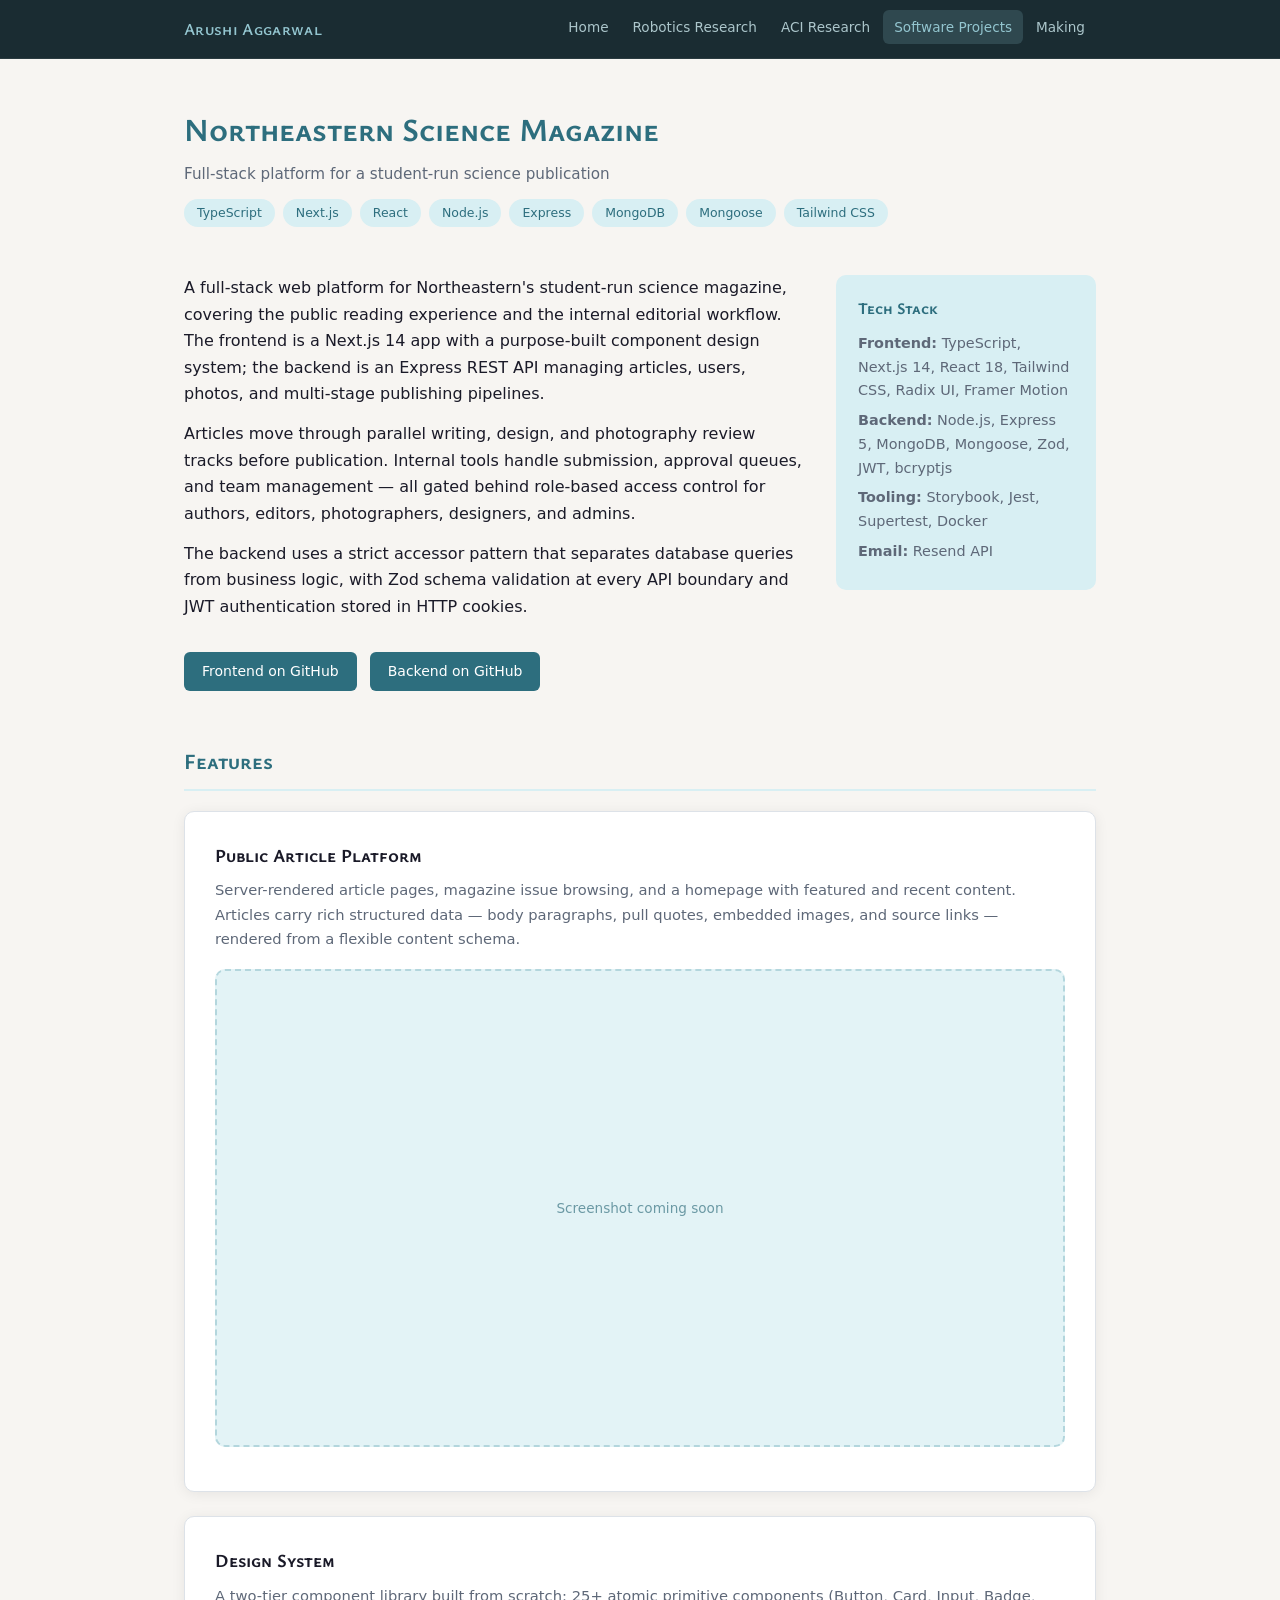
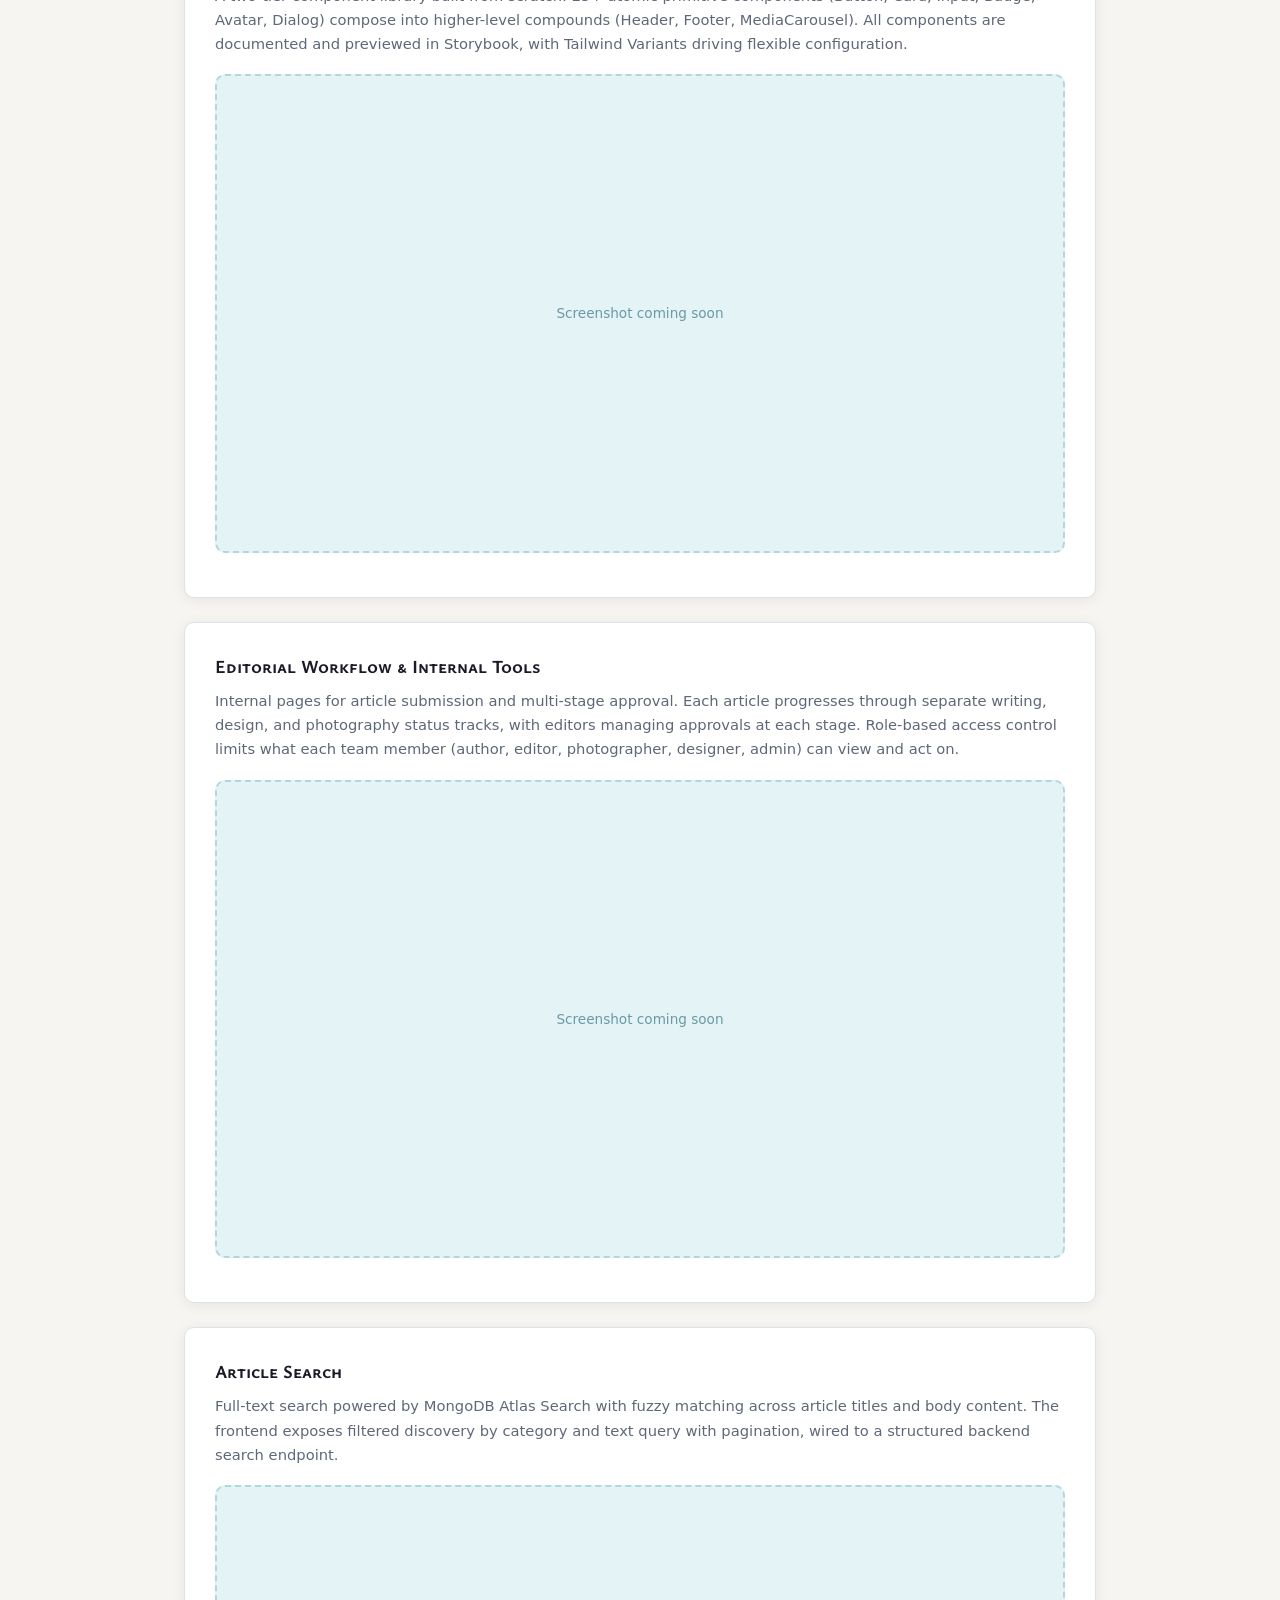
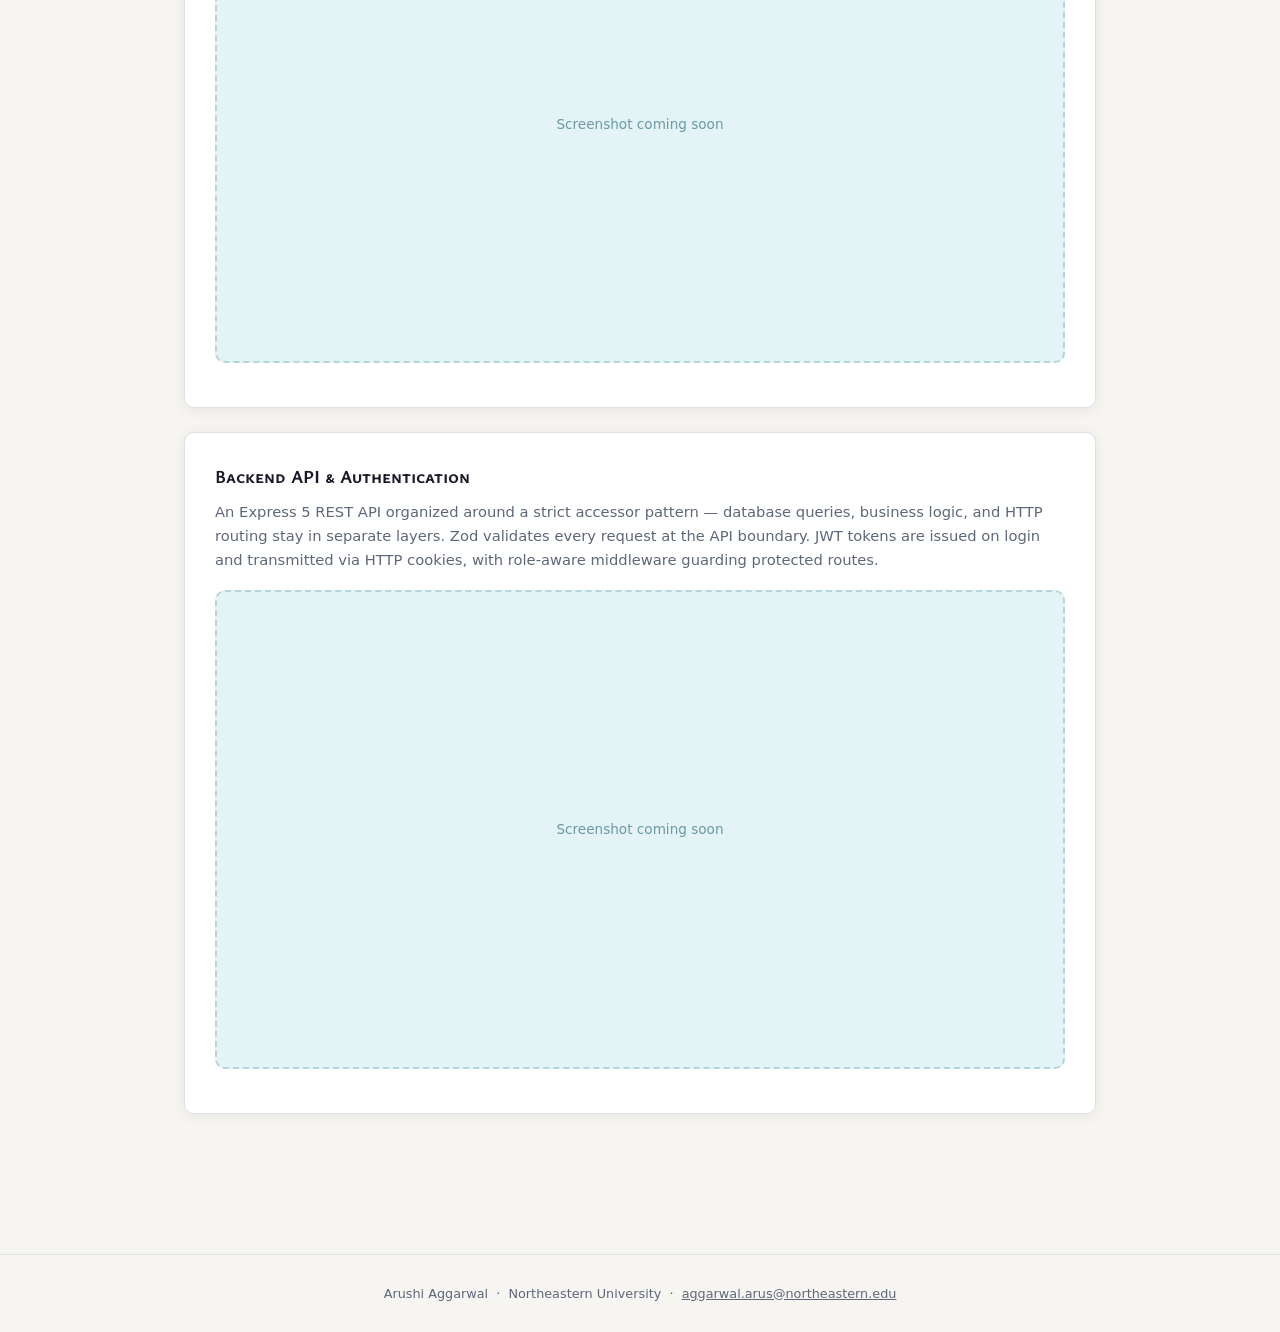
<file: nusci.html>
<!doctype html>
<html lang="en">
  <head>
    <meta charset="UTF-8" />
    <meta name="viewport" content="width=device-width, initial-scale=1.0" />
    <title>Northeastern Science Magazine — Arushi Aggarwal</title>
    <link rel="stylesheet" href="style.css" />
    <link rel="preconnect" href="https://fonts.googleapis.com" />
    <link rel="preconnect" href="https://fonts.gstatic.com" crossorigin />
    <link
      href="https://fonts.googleapis.com/css2?family=Ysabeau+SC:wght@400;500;600;700&display=swap"
      rel="stylesheet"
    />
  </head>
  <body>
    <nav class="navbar">
      <div class="nav-inner">
        <a href="index.html" class="nav-brand">Arushi Aggarwal</a>
        <ul class="nav-links">
          <li><a href="index.html">Home</a></li>
          <li><a href="robotics-research.html">Robotics Research</a></li>
          <li><a href="aci-research.html">ACI Research</a></li>
          <li><a href="projects.html" class="active">Software Projects</a></li>
          <li><a href="laser.html">Making</a></li>
        </ul>
      </div>
    </nav>

    <div class="page-header">
      <h1>Northeastern Science Magazine</h1>
      <p class="page-sub">
        Full-stack platform for a student-run science publication
      </p>
      <div class="tags" style="margin-top: 12px">
        <span class="tag">TypeScript</span>
        <span class="tag">Next.js</span>
        <span class="tag">React</span>
        <span class="tag">Node.js</span>
        <span class="tag">Express</span>
        <span class="tag">MongoDB</span>
        <span class="tag">Mongoose</span>
        <span class="tag">Tailwind CSS</span>
      </div>
    </div>

    <div class="container">
      <section class="section">
        <div class="research-intro">
          <div>
            <p style="margin-bottom: 14px">
              A full-stack web platform for Northeastern's student-run science
              magazine, covering the public reading experience and the internal
              editorial workflow. The frontend is a Next.js 14 app with a
              purpose-built component design system; the backend is an Express
              REST API managing articles, users, photos, and multi-stage
              publishing pipelines.
            </p>
            <p style="margin-bottom: 14px">
              Articles move through parallel writing, design, and photography
              review tracks before publication. Internal tools handle
              submission, approval queues, and team management — all gated
              behind role-based access control for authors, editors,
              photographers, designers, and admins.
            </p>
            <p>
              The backend uses a strict accessor pattern that separates database
              queries from business logic, with Zod schema validation at every
              API boundary and JWT authentication stored in HTTP cookies.
            </p>
            <div style="margin-top: 18px">
              <a
                href="https://github.com/Northeastern-Science-Magazine/nusci-frontend"
                class="btn"
                target="_blank"
                rel="noopener"
                >Frontend on GitHub</a
              >
              <a
                href="https://github.com/Northeastern-Science-Magazine/nusci-backend"
                class="btn"
                target="_blank"
                rel="noopener"
                >Backend on GitHub</a
              >
            </div>
          </div>
          <div class="lab-card">
            <h4>Tech Stack</h4>
            <p>
              <strong>Frontend:</strong> TypeScript, Next.js 14, React 18,
              Tailwind CSS, Radix UI, Framer Motion
            </p>
            <p>
              <strong>Backend:</strong> Node.js, Express 5, MongoDB, Mongoose,
              Zod, JWT, bcryptjs
            </p>
            <p><strong>Tooling:</strong> Storybook, Jest, Supertest, Docker</p>
            <p><strong>Email:</strong> Resend API</p>
          </div>
        </div>
      </section>

      <section class="section">
        <h2 class="section-title">Features</h2>

        <div class="feature-section">
          <h3>Public Article Platform</h3>
          <p>
            Server-rendered article pages, magazine issue browsing, and a
            homepage with featured and recent content. Articles carry rich
            structured data — body paragraphs, pull quotes, embedded images, and
            source links — rendered from a flexible content schema.
          </p>
          <div class="screenshot-placeholder">Screenshot coming soon</div>
        </div>

        <div class="feature-section">
          <h3>Design System</h3>
          <p>
            A two-tier component library built from scratch: 25+ atomic
            primitive components (Button, Card, Input, Badge, Avatar, Dialog)
            compose into higher-level compounds (Header, Footer, MediaCarousel).
            All components are documented and previewed in Storybook, with
            Tailwind Variants driving flexible configuration.
          </p>
          <div class="screenshot-placeholder">Screenshot coming soon</div>
        </div>

        <div class="feature-section">
          <h3>Editorial Workflow &amp; Internal Tools</h3>
          <p>
            Internal pages for article submission and multi-stage approval. Each
            article progresses through separate writing, design, and photography
            status tracks, with editors managing approvals at each stage.
            Role-based access control limits what each team member (author,
            editor, photographer, designer, admin) can view and act on.
          </p>
          <div class="screenshot-placeholder">Screenshot coming soon</div>
        </div>

        <div class="feature-section">
          <h3>Article Search</h3>
          <p>
            Full-text search powered by MongoDB Atlas Search with fuzzy matching
            across article titles and body content. The frontend exposes
            filtered discovery by category and text query with pagination, wired
            to a structured backend search endpoint.
          </p>
          <div class="screenshot-placeholder">Screenshot coming soon</div>
        </div>

        <div class="feature-section">
          <h3>Backend API &amp; Authentication</h3>
          <p>
            An Express 5 REST API organized around a strict accessor pattern —
            database queries, business logic, and HTTP routing stay in separate
            layers. Zod validates every request at the API boundary. JWT tokens
            are issued on login and transmitted via HTTP cookies, with
            role-aware middleware guarding protected routes.
          </p>
          <div class="screenshot-placeholder">Screenshot coming soon</div>
        </div>
      </section>
    </div>

    <footer>
      Arushi Aggarwal &nbsp;·&nbsp; Northeastern University &nbsp;·&nbsp;
      <a href="mailto:aggarwal.arus@northeastern.edu"
        >aggarwal.arus@northeastern.edu</a
      >
    </footer>
  </body>
</html>
</file>
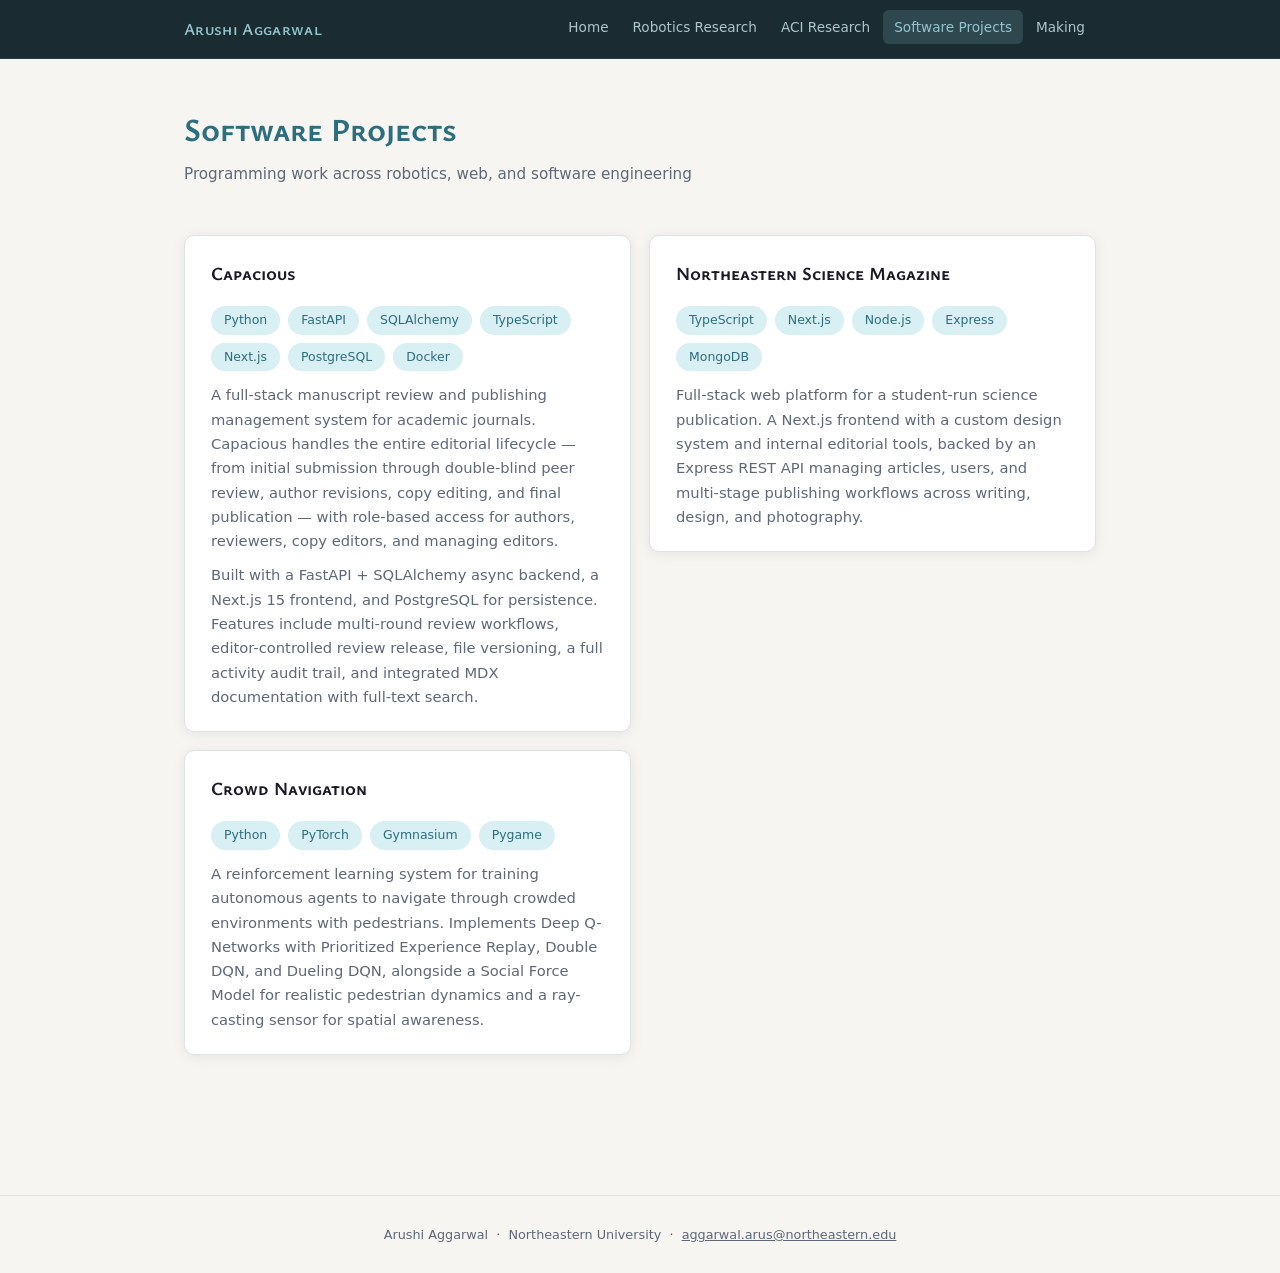
<file: projects.html>
<!doctype html>
<html lang="en">
  <head>
    <meta charset="UTF-8" />
    <meta name="viewport" content="width=device-width, initial-scale=1.0" />
    <title>Software Projects — Arushi Aggarwal</title>
    <link rel="stylesheet" href="style.css" />
    <link rel="preconnect" href="https://fonts.googleapis.com" />
    <link rel="preconnect" href="https://fonts.gstatic.com" crossorigin />
    <link
      href="https://fonts.googleapis.com/css2?family=Ysabeau+SC:wght@400;500;600;700&display=swap"
      rel="stylesheet"
    />
  </head>
  <body>
    <nav class="navbar">
      <div class="nav-inner">
        <a href="index.html" class="nav-brand">Arushi Aggarwal</a>
        <ul class="nav-links">
          <li><a href="index.html">Home</a></li>
          <li><a href="robotics-research.html">Robotics Research</a></li>
          <li><a href="aci-research.html">ACI Research</a></li>
          <li><a href="projects.html" class="active">Software Projects</a></li>
          <li><a href="laser.html">Making</a></li>
        </ul>
      </div>
    </nav>

    <div class="page-header">
      <h1>Software Projects</h1>
      <p class="page-sub">
        Programming work across robotics, web, and software engineering
      </p>
    </div>

    <div class="container">
      <section class="section">
        <div class="grid-2">

          <a href="capacious.html" class="card-link">
          <div class="card">
            <h3>Capacious</h3>
            <div class="tags" style="margin-bottom: 12px">
              <span class="tag">Python</span>
              <span class="tag">FastAPI</span>
              <span class="tag">SQLAlchemy</span>
              <span class="tag">TypeScript</span>
              <span class="tag">Next.js</span>
              <span class="tag">PostgreSQL</span>
              <span class="tag">Docker</span>
            </div>
            <p>
              A full-stack manuscript review and publishing management system
              for academic journals. Capacious handles the entire editorial
              lifecycle — from initial submission through double-blind peer
              review, author revisions, copy editing, and final publication —
              with role-based access for authors, reviewers, copy editors, and
              managing editors.
            </p>
            <p style="margin-top: 10px">
              Built with a FastAPI + SQLAlchemy async backend, a Next.js 15
              frontend, and PostgreSQL for persistence. Features include
              multi-round review workflows, editor-controlled review release,
              file versioning, a full activity audit trail, and integrated
              MDX documentation with full-text search.
            </p>
          </div>
          </a>

          <a href="nusci.html" class="card-link">
          <div class="card">
            <h3>Northeastern Science Magazine</h3>
            <div class="tags" style="margin-bottom: 12px">
              <span class="tag">TypeScript</span>
              <span class="tag">Next.js</span>
              <span class="tag">Node.js</span>
              <span class="tag">Express</span>
              <span class="tag">MongoDB</span>
            </div>
            <p>
              Full-stack web platform for a student-run science publication.
              A Next.js frontend with a custom design system and internal
              editorial tools, backed by an Express REST API managing articles,
              users, and multi-stage publishing workflows across writing,
              design, and photography.
            </p>
          </div>
          </a>

          <a href="crowd-navigation.html" class="card-link">
          <div class="card">
            <h3>Crowd Navigation</h3>
            <div class="tags" style="margin-bottom: 12px">
              <span class="tag">Python</span>
              <span class="tag">PyTorch</span>
              <span class="tag">Gymnasium</span>
              <span class="tag">Pygame</span>
            </div>
            <p>
              A reinforcement learning system for training autonomous agents to
              navigate through crowded environments with pedestrians. Implements
              Deep Q-Networks with Prioritized Experience Replay, Double DQN,
              and Dueling DQN, alongside a Social Force Model for realistic
              pedestrian dynamics and a ray-casting sensor for spatial
              awareness.
            </p>
          </div>
          </a>

        </div>
      </section>
    </div>

    <footer>
      Arushi Aggarwal &nbsp;·&nbsp; Northeastern University &nbsp;·&nbsp;
      <a href="mailto:aggarwal.arus@northeastern.edu"
        >aggarwal.arus@northeastern.edu</a
      >
    </footer>
  </body>
</html>
</file>
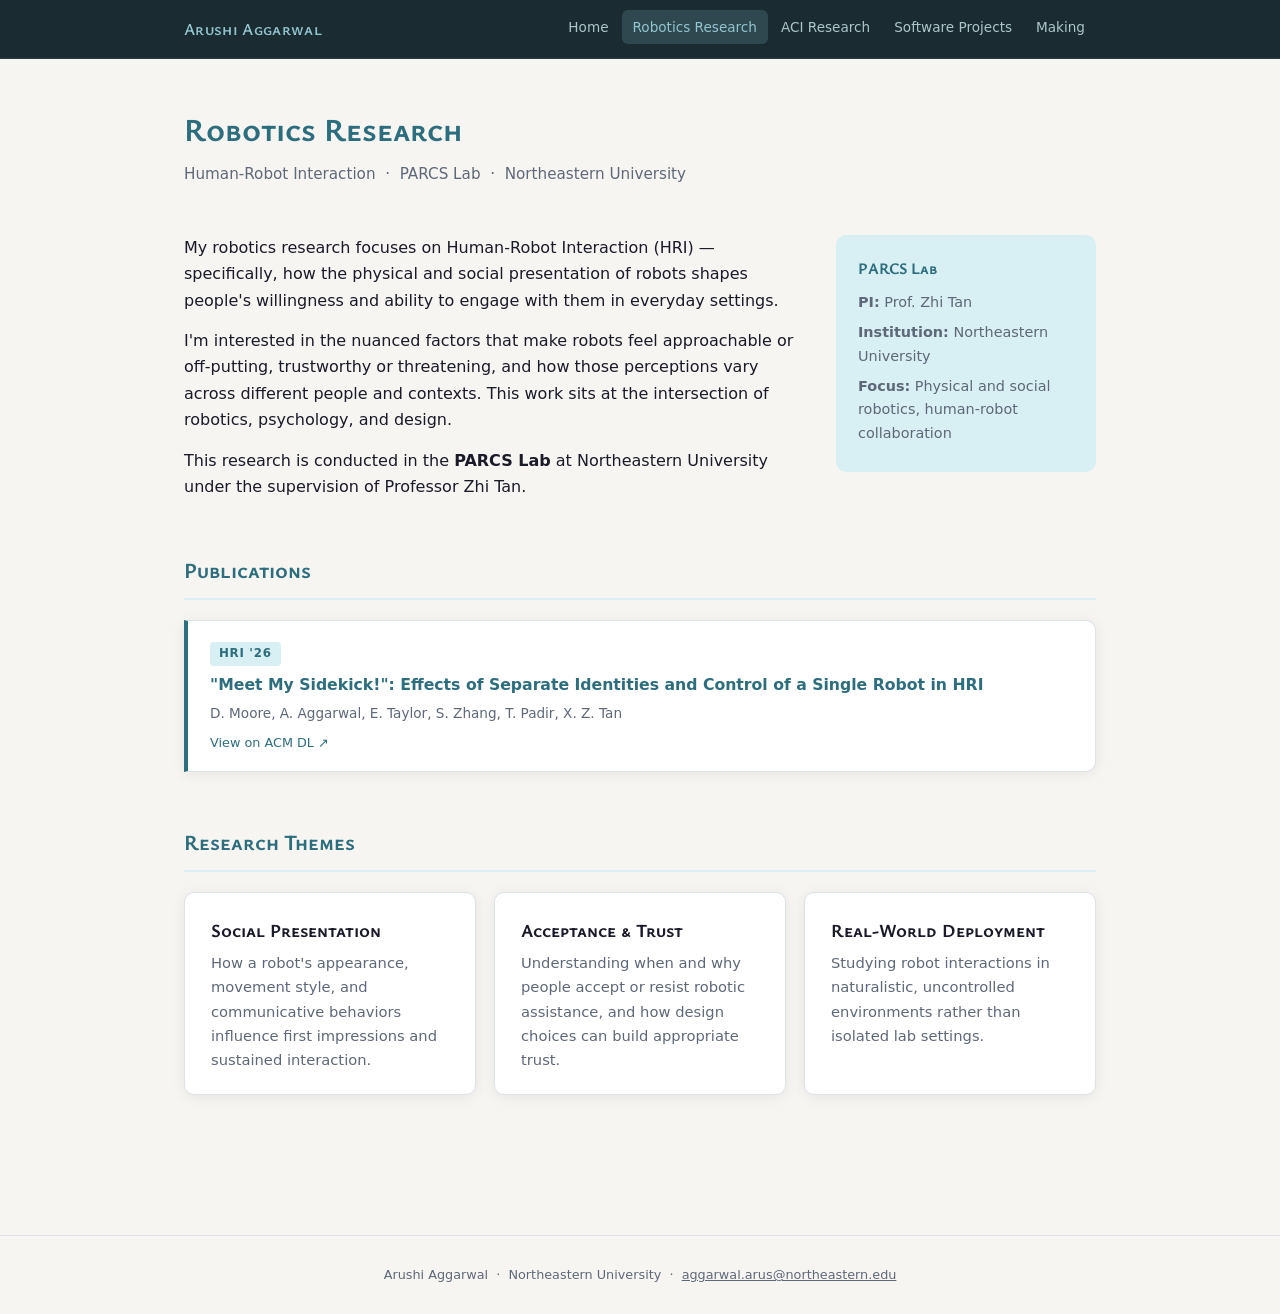
<file: robotics-research.html>
<!doctype html>
<html lang="en">
  <head>
    <meta charset="UTF-8" />
    <meta name="viewport" content="width=device-width, initial-scale=1.0" />
    <title>Robotics Research — Arushi Aggarwal</title>
    <link rel="stylesheet" href="style.css" />
    <link rel="preconnect" href="https://fonts.googleapis.com" />
    <link rel="preconnect" href="https://fonts.gstatic.com" crossorigin />
    <link
      href="https://fonts.googleapis.com/css2?family=Ysabeau+SC:wght@400;500;600;700&display=swap"
      rel="stylesheet"
    />
  </head>
  <body>
    <nav class="navbar">
      <div class="nav-inner">
        <a href="index.html" class="nav-brand">Arushi Aggarwal</a>
        <ul class="nav-links">
          <li><a href="index.html">Home</a></li>
          <li>
            <a href="robotics-research.html" class="active"
              >Robotics Research</a
            >
          </li>
          <li><a href="aci-research.html">ACI Research</a></li>
          <li><a href="projects.html">Software Projects</a></li>
          <li><a href="laser.html">Making</a></li>
        </ul>
      </div>
    </nav>

    <div class="page-header">
      <h1>Robotics Research</h1>
      <p class="page-sub">
        Human-Robot Interaction &nbsp;·&nbsp; PARCS Lab &nbsp;·&nbsp;
        Northeastern University
      </p>
    </div>

    <div class="container">
      <section class="section">
        <div class="research-intro">
          <div>
            <p style="margin-bottom: 14px">
              My robotics research focuses on Human-Robot Interaction (HRI) —
              specifically, how the physical and social presentation of robots
              shapes people's willingness and ability to engage with them in
              everyday settings.
            </p>
            <p style="margin-bottom: 14px">
              I'm interested in the nuanced factors that make robots feel
              approachable or off-putting, trustworthy or threatening, and how
              those perceptions vary across different people and contexts. This
              work sits at the intersection of robotics, psychology, and design.
            </p>
            <p>
              This research is conducted in the <strong>PARCS Lab</strong> at
              Northeastern University under the supervision of Professor Zhi
              Tan.
            </p>
          </div>
          <div class="lab-card">
            <h4>PARCS Lab</h4>
            <p><strong>PI:</strong> Prof. Zhi Tan</p>
            <p><strong>Institution:</strong> Northeastern University</p>
            <p>
              <strong>Focus:</strong> Physical and social robotics, human-robot
              collaboration
            </p>
          </div>
        </div>
      </section>

      <section class="section">
        <h2 class="section-title">Publications</h2>
        <a
          href="https://doi.org/10.1145/3757279.3785555"
          target="_blank"
          rel="noopener"
          style="text-decoration: none"
        >
          <div class="pub-card">
            <span class="pub-venue">HRI '26</span>
            <p class="pub-title">
              "Meet My Sidekick!": Effects of Separate Identities and Control of
              a Single Robot in HRI
            </p>
            <p class="pub-authors">
              D. Moore, A. Aggarwal, E. Taylor, S. Zhang, T. Padir, X. Z. Tan
            </p>
            <p
              style="font-size: 0.8rem; color: var(--primary); margin-top: 8px"
            >
              View on ACM DL ↗
            </p>
          </div>
        </a>
      </section>

      <section class="section">
        <h2 class="section-title">Research Themes</h2>
        <div class="grid-3">
          <div class="card">
            <h3>Social Presentation</h3>
            <p>
              How a robot's appearance, movement style, and communicative
              behaviors influence first impressions and sustained interaction.
            </p>
          </div>
          <div class="card">
            <h3>Acceptance & Trust</h3>
            <p>
              Understanding when and why people accept or resist robotic
              assistance, and how design choices can build appropriate trust.
            </p>
          </div>
          <div class="card">
            <h3>Real-World Deployment</h3>
            <p>
              Studying robot interactions in naturalistic, uncontrolled
              environments rather than isolated lab settings.
            </p>
          </div>
        </div>
      </section>
    </div>

    <footer>
      Arushi Aggarwal &nbsp;·&nbsp; Northeastern University &nbsp;·&nbsp;
      <a href="mailto:aggarwal.arus@northeastern.edu"
        >aggarwal.arus@northeastern.edu</a
      >
    </footer>
  </body>
</html>
</file>
<file: style.css>
/* ── Reset ─────────────────────────────────────────────── */
*,
*::before,
*::after {
  box-sizing: border-box;
  margin: 0;
  padding: 0;
}

/* ── Design tokens ─────────────────────────────────────── */
:root {
  --bg: #f7f5f2;
  --surface: #ffffff;
  --primary: #2d6e7e;
  --primary-dark: #1e5060;
  --accent: #93c5cf;
  --accent-light: #d8eff3;
  --text: #1a1a28;
  --text-muted: #5e6878;
  --border: #dde2e8;
  --nav-bg: #1a2c32;
  --nav-text: #cce8ed;
  --shadow: 0 2px 14px rgba(0, 0, 0, 0.07);
  --shadow-lg: 0 6px 24px rgba(0, 0, 0, 0.11);
  --radius: 10px;
  --max-w: 960px;
}

/* ── Base ──────────────────────────────────────────────── */
body {
  font-family:
    system-ui,
    -apple-system,
    "Segoe UI",
    Roboto,
    sans-serif;
  background: var(--bg);
  color: var(--text);
  line-height: 1.65;
  font-size: 16px;
}

a {
  color: var(--primary);
}
a:hover {
  text-decoration: underline;
}

ul {
  padding-left: 1.4em;
}
li {
  margin-bottom: 4px;
}

/* ── Navigation ────────────────────────────────────────── */
.navbar {
  background: var(--nav-bg);
  position: sticky;
  top: 0;
  z-index: 100;
  border-bottom: 1px solid rgba(255, 255, 255, 0.07);
}

.nav-inner {
  max-width: var(--max-w);
  margin: 0 auto;
  padding: 0 24px;
  display: flex;
  align-items: center;
  justify-content: space-between;
  height: 58px;
}

.nav-brand {
  font-family: "Ysabeau SC", serif;
  font-size: 1.05rem;
  font-weight: 600;
  color: var(--accent);
  text-decoration: none;
  letter-spacing: 0.02em;
  white-space: nowrap;
}
.nav-brand:hover {
  text-decoration: none;
  color: #fff;
}

.nav-links {
  list-style: none;
  display: flex;
  flex-wrap: wrap;
  gap: 2px;
}

.nav-links a {
  display: block;
  color: var(--nav-text);
  text-decoration: none;
  padding: 6px 11px;
  border-radius: 6px;
  font-size: 0.85rem;
  opacity: 0.82;
  transition:
    background 0.16s,
    color 0.16s,
    opacity 0.16s;
}

.nav-links a:hover,
.nav-links a.active {
  background: rgba(147, 197, 207, 0.18);
  color: var(--accent);
  opacity: 1;
  text-decoration: none;
}

/* ── Layout helpers ────────────────────────────────────── */
.container {
  max-width: var(--max-w);
  margin: 0 auto;
  padding: 48px 24px;
}

.section {
  margin-bottom: 52px;
}

.section-title {
  font-family: "Ysabeau SC", serif;
  font-size: 1.35rem;
  color: var(--primary);
  margin-bottom: 20px;
  padding-bottom: 10px;
  border-bottom: 2px solid var(--accent-light);
}

/* ── Hero (index) ──────────────────────────────────────── */
.hero {
  max-width: var(--max-w);
  margin: 0 auto;
  padding: 52px 24px 36px;
  display: grid;
  grid-template-columns: 190px 1fr;
  gap: 40px;
  align-items: start;
}

.hero-photo {
  width: 190px;
  height: 190px;
  border-radius: 50%;
  object-fit: cover;
  border: 4px solid var(--accent);
}

.hero-name {
  font-family: "Ysabeau SC", serif;
  font-size: 2.4rem;
  color: var(--text);
  margin-bottom: 4px;
  line-height: 1.2;
}

.hero-role {
  font-size: 0.95rem;
  color: var(--primary);
  font-weight: 500;
  margin-bottom: 18px;
}

.hero-bio {
  color: var(--text-muted);
  max-width: 560px;
  margin-bottom: 10px;
}

/* ── Tags ──────────────────────────────────────────────── */
.tags {
  display: flex;
  flex-wrap: wrap;
  gap: 8px;
  margin-top: 18px;
}
.tag {
  background: var(--accent-light);
  color: var(--primary);
  padding: 4px 13px;
  border-radius: 20px;
  font-size: 0.78rem;
  font-weight: 500;
}

/* ── Cards ─────────────────────────────────────────────── */
.card {
  background: var(--surface);
  border-radius: var(--radius);
  padding: 22px 26px;
  border: 1px solid var(--border);
  box-shadow: var(--shadow);
  transition:
    box-shadow 0.2s,
    transform 0.2s;
}
.card:hover {
  box-shadow: var(--shadow-lg);
  transform: translateY(-2px);
}

.card-link {
  text-decoration: none;
  color: inherit;
  display: block;
}
.card-link:hover {
  text-decoration: none;
}
.card-link .card {
  cursor: pointer;
}

.card h3 {
  font-family: "Ysabeau SC", serif;
  font-size: 1.15rem;
  color: var(--text);
  margin-bottom: 6px;
}

.card-meta {
  font-size: 0.82rem;
  color: var(--text-muted);
  margin-bottom: 10px;
}

.card p {
  color: var(--text-muted);
  font-size: 0.92rem;
}

/* ── Grid ──────────────────────────────────────────────── */
.grid-2 {
  display: grid;
  grid-template-columns: repeat(auto-fill, minmax(380px, 1fr));
  gap: 18px;
}
.grid-3 {
  display: grid;
  grid-template-columns: repeat(auto-fill, minmax(260px, 1fr));
  gap: 18px;
}

/* ── Publication card ──────────────────────────────────── */
.pub-card {
  background: var(--surface);
  border-left: 4px solid var(--primary);
  border-radius: 0 var(--radius) var(--radius) 0;
  padding: 18px 22px;
  border-top: 1px solid var(--border);
  border-right: 1px solid var(--border);
  border-bottom: 1px solid var(--border);
  box-shadow: var(--shadow);
}

.pub-venue {
  display: inline-block;
  background: var(--accent-light);
  color: var(--primary);
  font-size: 0.74rem;
  font-weight: 700;
  padding: 2px 9px;
  border-radius: 4px;
  margin-bottom: 8px;
  text-transform: uppercase;
  letter-spacing: 0.06em;
}

.pub-title {
  font-size: 0.98rem;
  font-weight: 600;
  margin-bottom: 6px;
  line-height: 1.4;
}

.pub-authors {
  font-size: 0.85rem;
  color: var(--text-muted);
}

/* ── Page header (inner pages) ─────────────────────────── */
.page-header {
  max-width: var(--max-w);
  margin: 0 auto;
  padding: 44px 24px 0;
}

.page-header h1 {
  font-family: "Ysabeau SC", serif;
  font-size: 2rem;
  color: var(--primary);
  margin-bottom: 6px;
}

.page-header .page-sub {
  color: var(--text-muted);
  font-size: 0.95rem;
}

/* ── Research detail layout ────────────────────────────── */
.research-intro {
  display: grid;
  grid-template-columns: 1fr 260px;
  gap: 32px;
  align-items: start;
  margin-bottom: 40px;
}

.lab-card {
  background: var(--accent-light);
  border-radius: var(--radius);
  padding: 20px 22px;
  font-size: 0.9rem;
}

.lab-card h4 {
  font-family: "Ysabeau SC", serif;
  font-size: 1rem;
  color: var(--primary);
  margin-bottom: 10px;
}

.lab-card p {
  color: var(--text-muted);
  margin-bottom: 6px;
}

/* ── Making / project figure ───────────────────────────── */
.project-figure {
  display: flex;
  gap: 28px;
  align-items: flex-start;
  background: var(--surface);
  border: 1px solid var(--border);
  border-radius: var(--radius);
  padding: 24px;
  box-shadow: var(--shadow);
  margin-bottom: 20px;
}

.project-figure img {
  width: 260px;
  height: 200px;
  object-fit: cover;
  border-radius: 8px;
  flex-shrink: 0;
}

.project-figure-body h3 {
  font-family: "Ysabeau SC", serif;
  font-size: 1.2rem;
  margin-bottom: 10px;
  color: var(--text);
}

.project-figure-body p {
  color: var(--text-muted);
}

/* ── Buttons ───────────────────────────────────────────── */
.btn {
  display: inline-block;
  background: var(--primary);
  color: #fff;
  padding: 8px 18px;
  border-radius: 6px;
  text-decoration: none;
  font-size: 0.875rem;
  font-weight: 500;
  transition: background 0.16s;
  margin-top: 14px;
  margin-right: 8px;
}
.btn:hover {
  background: var(--primary-dark);
  text-decoration: none;
  color: #fff;
}

.btn-ghost {
  background: transparent;
  color: var(--primary);
  border: 1.5px solid var(--primary);
}
.btn-ghost:hover {
  background: var(--accent-light);
  color: var(--primary);
}

/* ── Contact row ───────────────────────────────────────── */
.contact-row {
  display: flex;
  align-items: center;
  gap: 8px;
  color: var(--text-muted);
  font-size: 0.9rem;
  margin-top: 18px;
}

/* ── Screenshot placeholder ────────────────────────────── */
.screenshot-placeholder {
  width: 100%;
  aspect-ratio: 16 / 9;
  background: var(--accent-light);
  border: 2px dashed var(--accent);
  border-radius: var(--radius);
  display: flex;
  align-items: center;
  justify-content: center;
  color: var(--primary);
  font-size: 0.85rem;
  font-weight: 500;
  opacity: 0.7;
  margin-bottom: 16px;
}

/* ── Feature section ────────────────────────────────────── */
.feature-section {
  background: var(--surface);
  border: 1px solid var(--border);
  border-radius: var(--radius);
  padding: 28px 30px;
  box-shadow: var(--shadow);
  margin-bottom: 24px;
}

.feature-section h3 {
  font-family: "Ysabeau SC", serif;
  font-size: 1.15rem;
  color: var(--text);
  margin-bottom: 8px;
}

.feature-section p {
  color: var(--text-muted);
  font-size: 0.92rem;
  margin-bottom: 18px;
}

/* ── Footer ────────────────────────────────────────────── */
footer {
  text-align: center;
  padding: 28px 24px;
  color: var(--text-muted);
  font-size: 0.8rem;
  border-top: 1px solid var(--border);
  margin-top: 40px;
}
footer a {
  color: var(--text-muted);
}

/* ── Responsive ────────────────────────────────────────── */
@media (max-width: 660px) {
  .hero {
    grid-template-columns: 1fr;
    text-align: center;
    padding: 36px 20px 28px;
  }
  .hero-photo {
    margin: 0 auto;
  }
  .hero-bio {
    max-width: 100%;
  }
  .tags {
    justify-content: center;
  }
  .contact-row {
    justify-content: center;
  }

  .research-intro {
    grid-template-columns: 1fr;
  }

  .project-figure {
    flex-direction: column;
    align-items: stretch;
  }
  .project-figure img {
    width: 100%;
    height: auto;
    max-height: 240px;
  }

  .nav-links a {
    padding: 5px 7px;
    font-size: 0.78rem;
  }
  .grid-2,
  .grid-3 {
    grid-template-columns: 1fr;
  }
}
</file>
